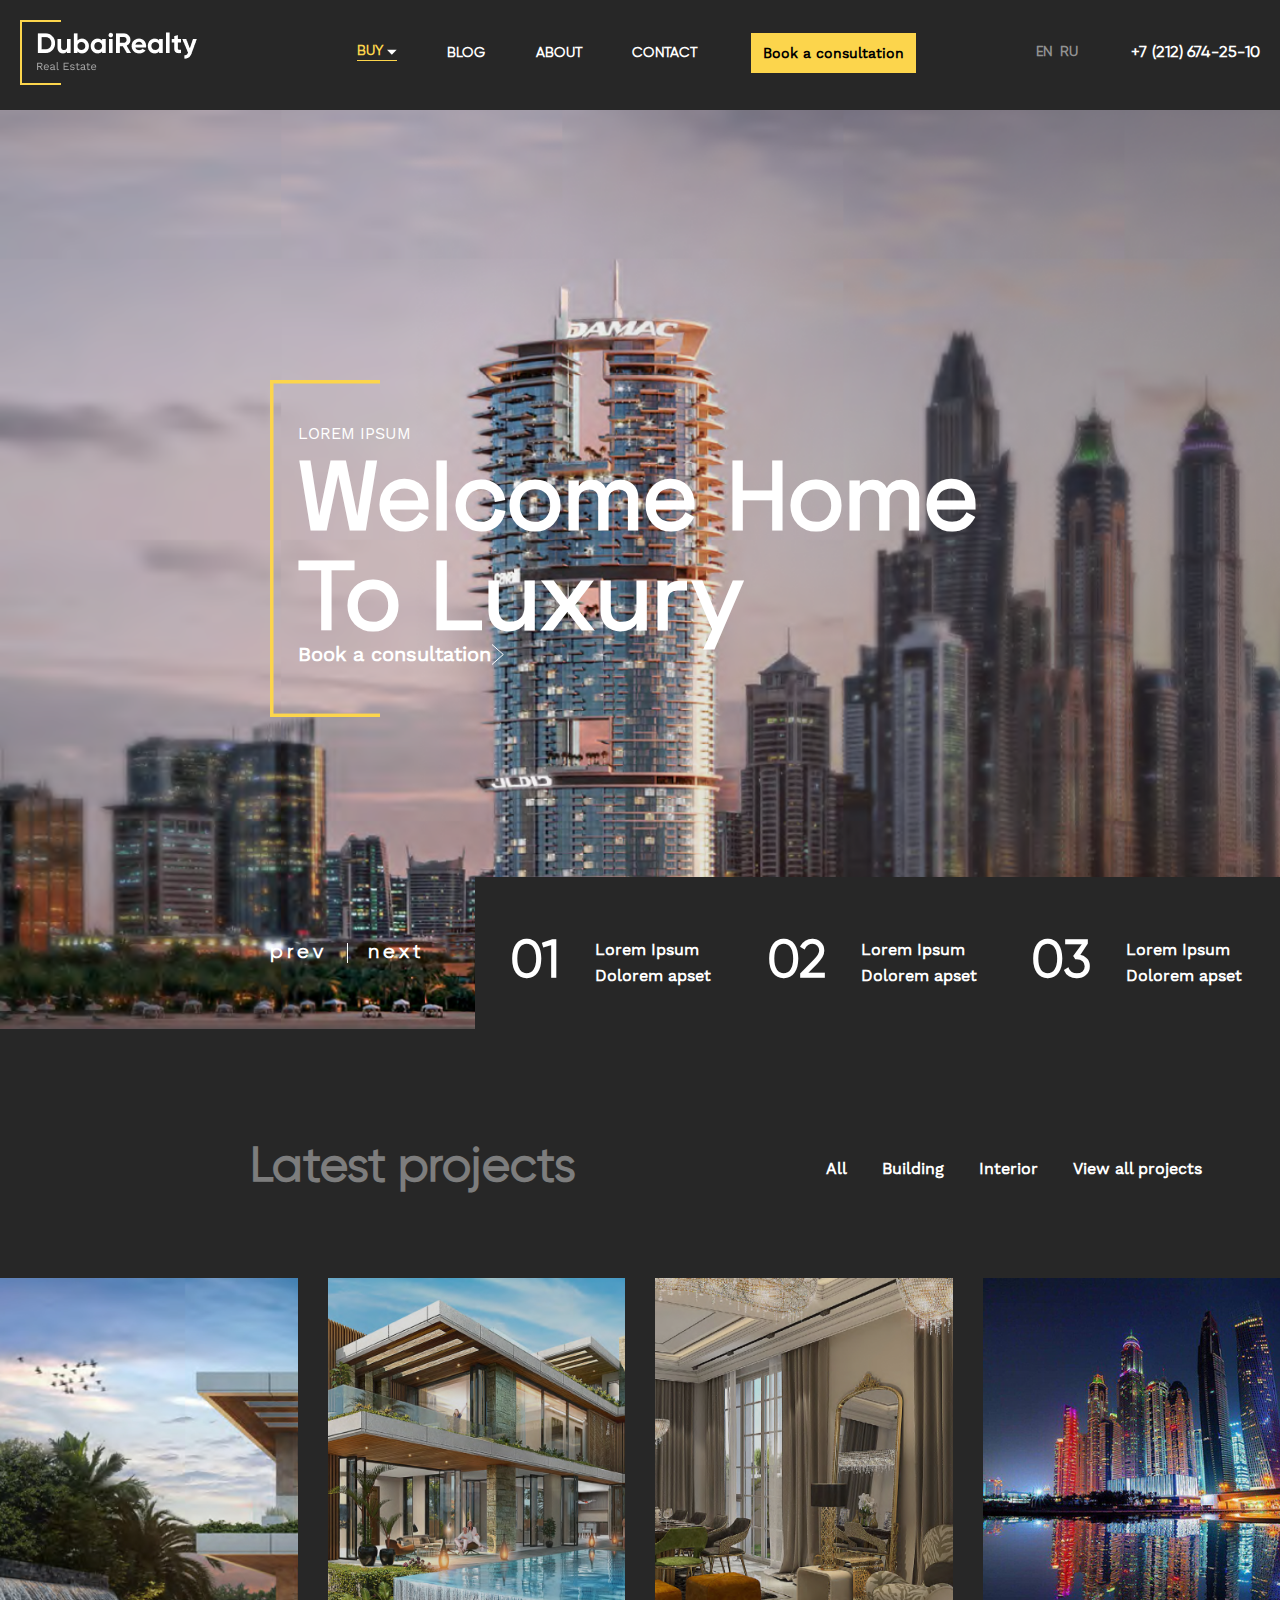
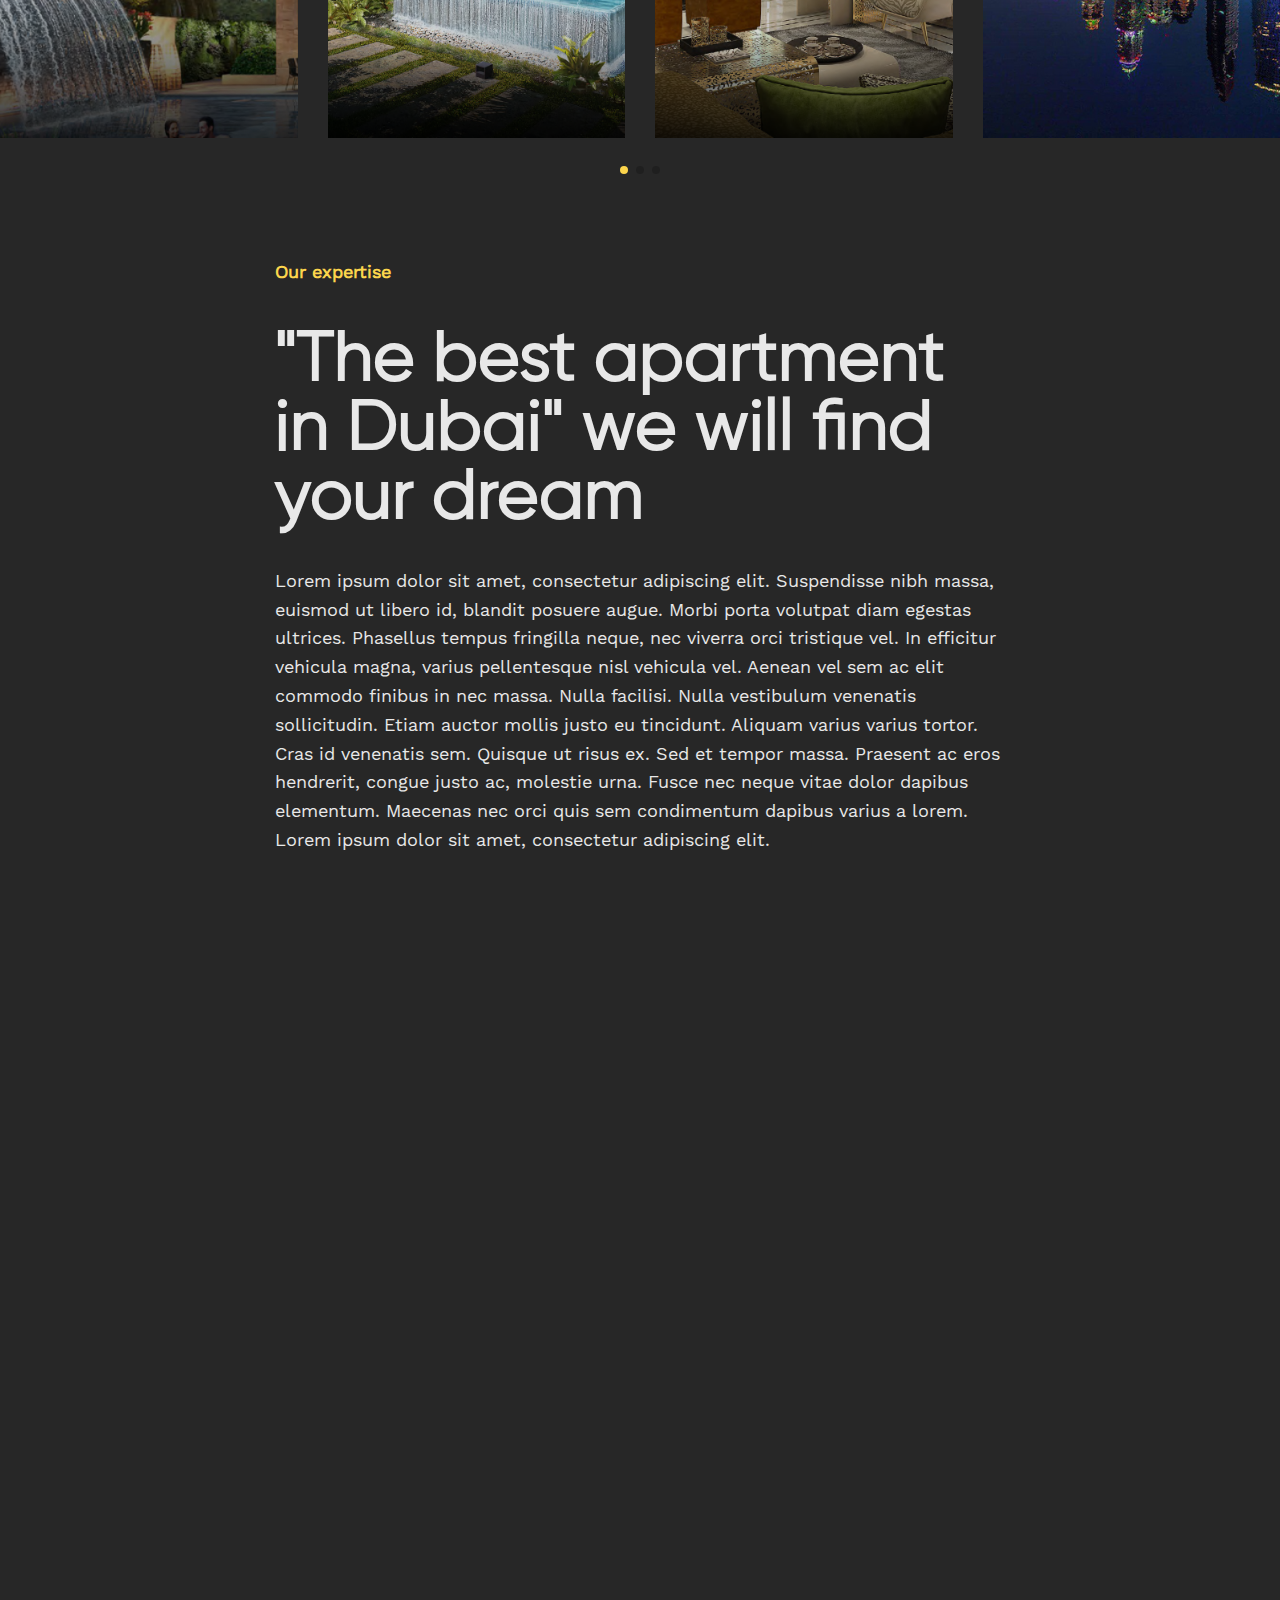
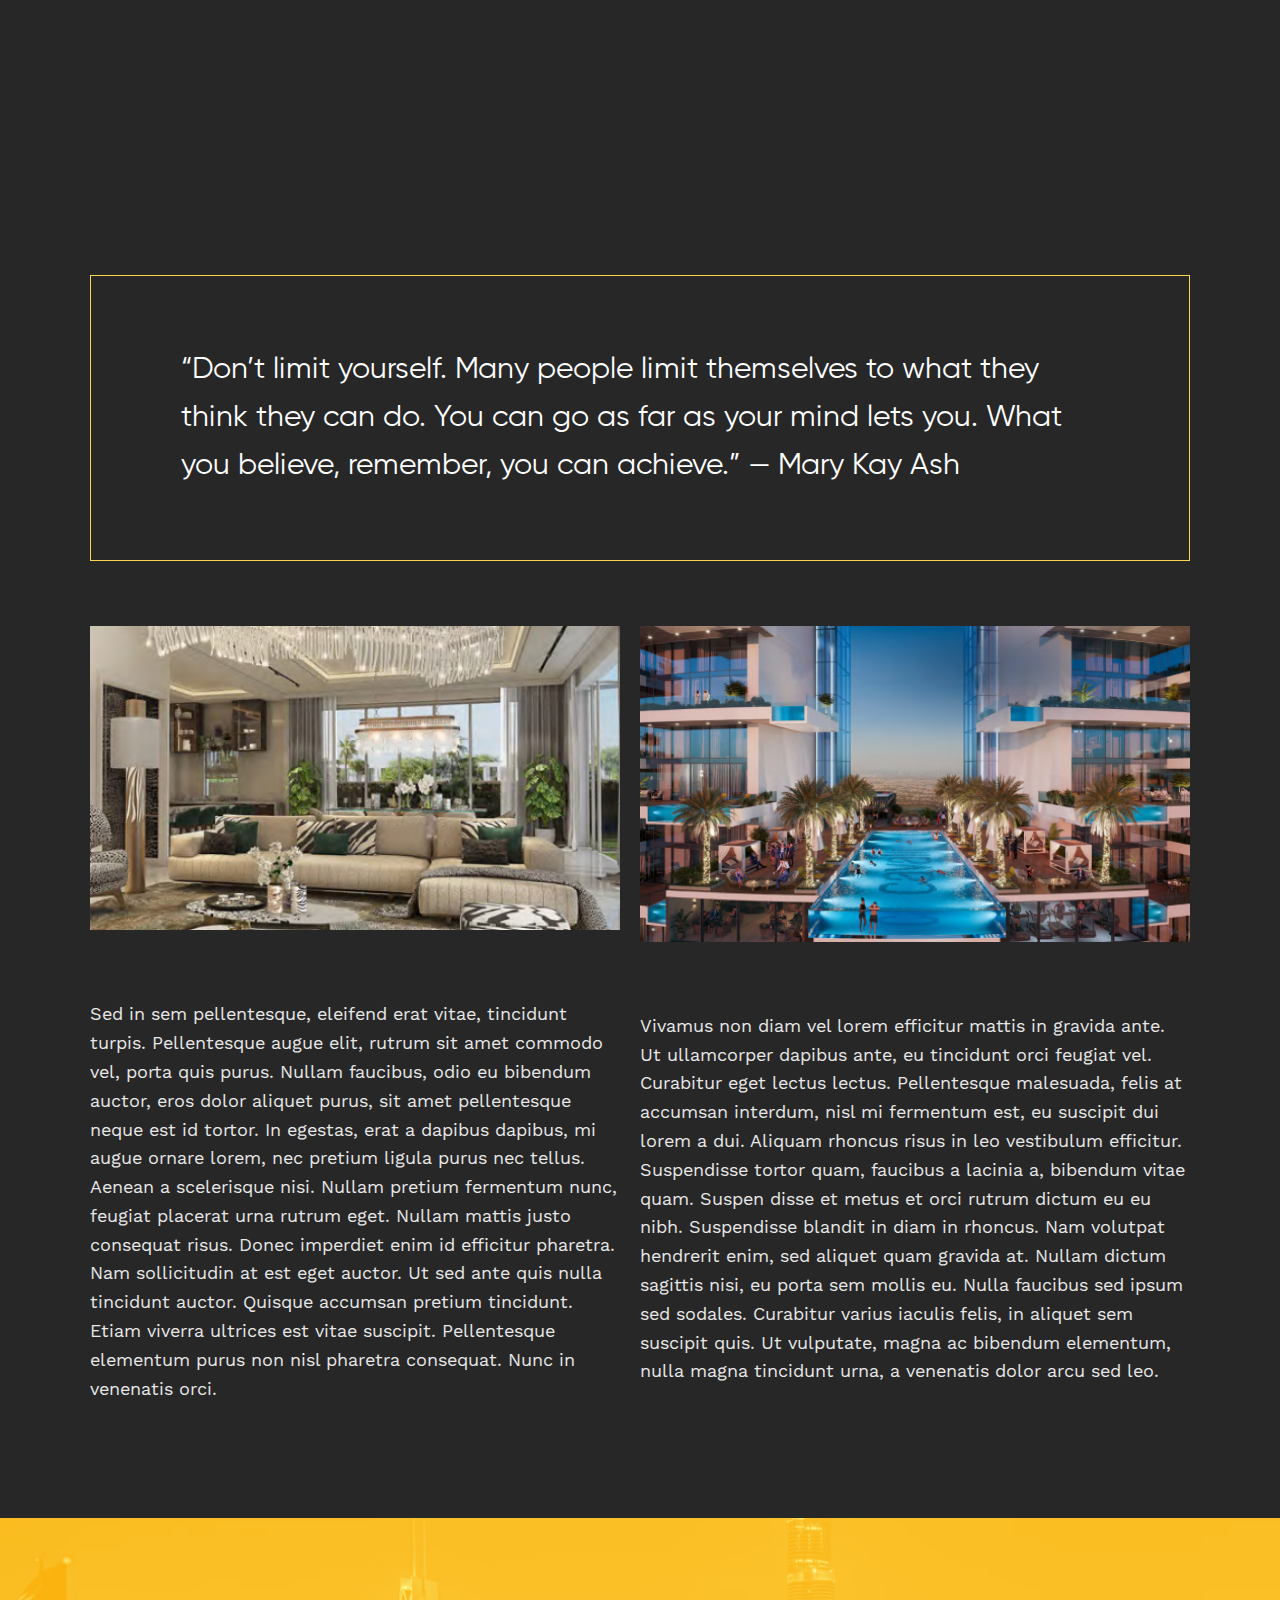
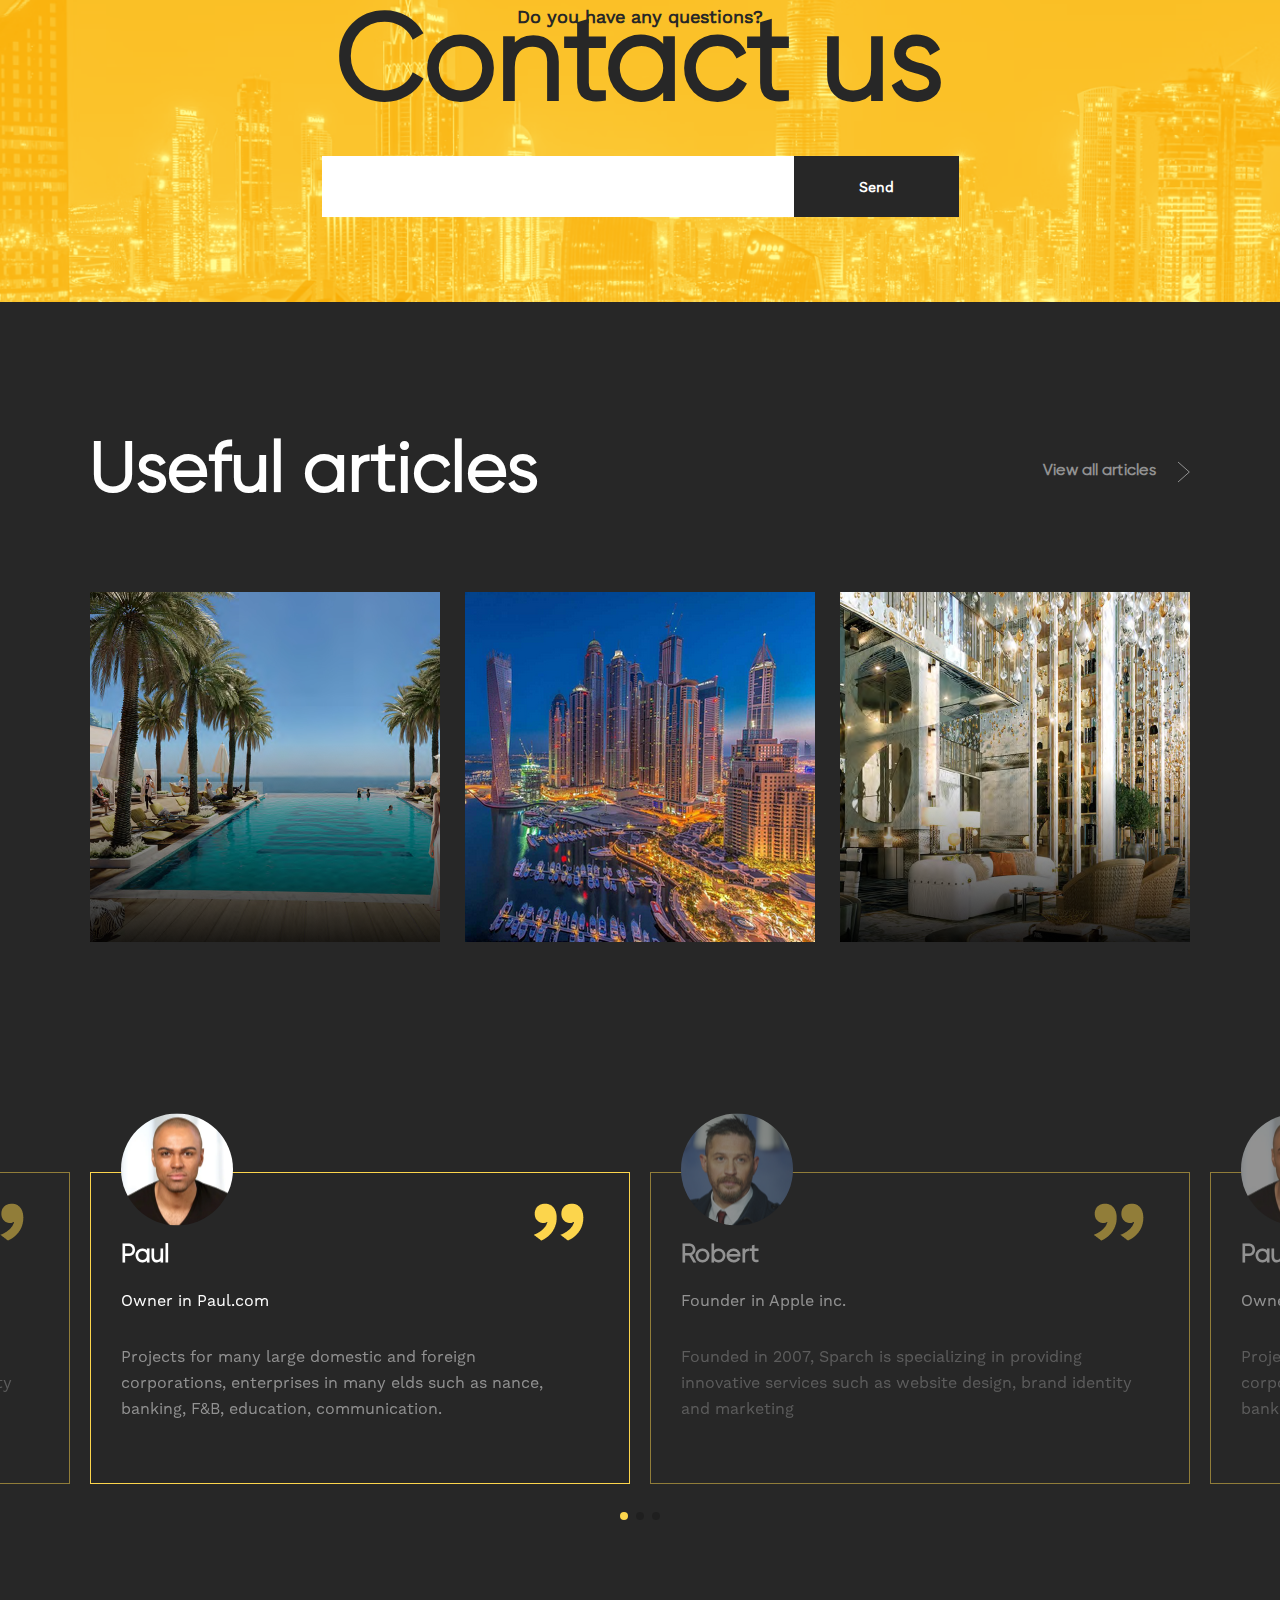
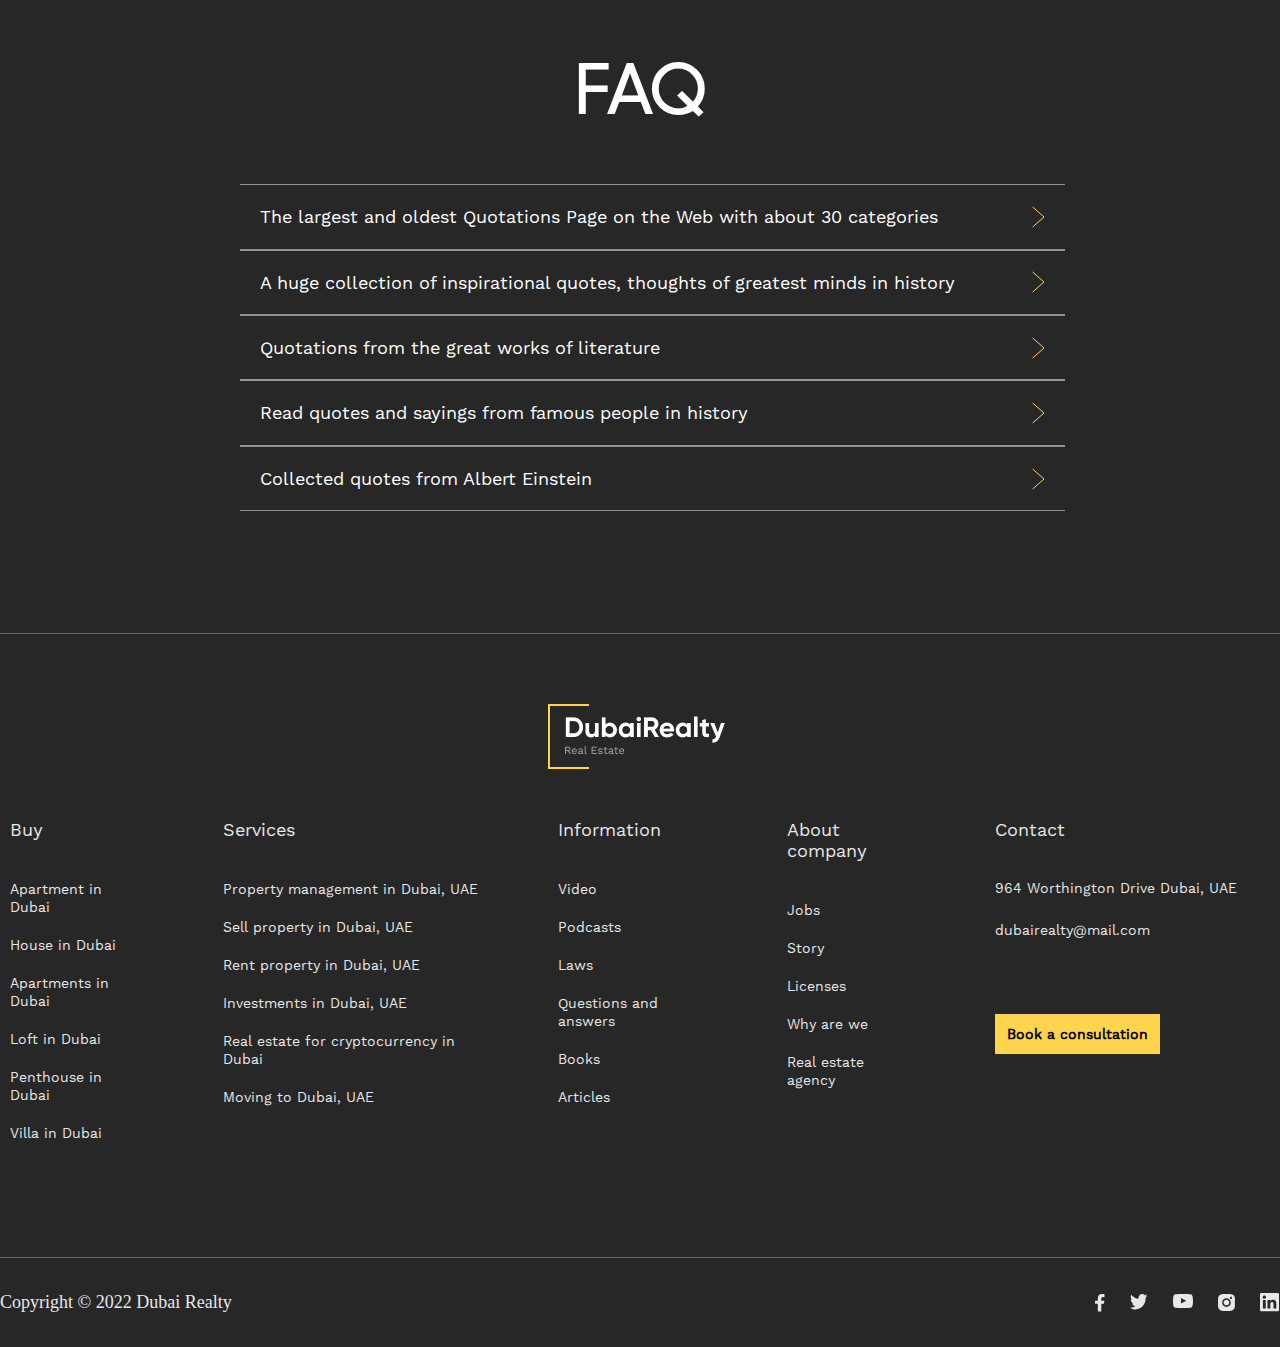
<file: index.html>
<!DOCTYPE html>
<html lang="en">
  <head>
    <meta charset="UTF-8" />
    <meta http-equiv="X-UA-Compatible" content="IE=edge" />
    <meta name="viewport" content="width=device-width, initial-scale=1.0" />
    <title>DubaiRealty</title>
    <link
      rel="stylesheet"
      href="https://cdn.jsdelivr.net/npm/swiper@8/swiper-bundle.min.css"
    />

    <script src="https://cdn.jsdelivr.net/npm/swiper@8/swiper-bundle.min.js"></script>

    <script src="js/main.js" defer></script>
    <link rel="stylesheet" href="styles/main.css" />
  </head>
  <body>
    <header class="header">
      <div class="container">
        <div class="header-body">
          <div class="logo">
            <img class="logo__img" src="styles/img/main/Logo.png" alt="logo" />
          </div>
          <div class="navbar">
            <div class="navbar__select">
              <div class="select__buy">
                buy
                <img src="styles/img/icons/arrow_down.svg" alt="" />
              </div>
              <div class="select-menu">
                <ul class="menu__list">
                  <li><a href="#">Category number one </a></li>
                  <li><a href="#">Apartments in Dubai</a></li>
                  <li><a href="#">Category number twenty five</a></li>
                </ul>
              </div>
            </div>
            <ul class="navBar__list">
              <li><a href="#">blog</a></li>
              <li><a href="#">about</a></li>
              <li><a href="#">contact</a></li>
            </ul>
          </div>
          <div class="header-tools">
            <div class="header__btn consultation">Book a consultation</div>
            <div class="header-language">
              <div class="language__en">en</div>
              <div class="language__ru">ru</div>
            </div>
            <div class="header__phone">
              <a class="phone__link" href="tel:+7 (212) 674-25-10"
                >+7 (212) 674-25-10</a
              >
            </div>
          </div>
          <div class="burger__icon">
            <img
              class="burger__img"
              src="styles/img/icons/burger_img.svg"
              alt=""
            />
          </div>
        </div>
      </div>
    </header>
    <section class="welcome">
      <div class="welcome-wrapper">
        <div class="container">
          <div class="welcome-body">
            <div class="welcome-title">
              <div class="welcome__subtitle">Lorem ipsum</div>
              <h1 class="welcome__title">
                Welcome home <span>to</span> luxury
              </h1>
              <a class="consultation" href="#">
                <p class="welcome__text consultation">Book a consultation</p>
                <img
                  class="arrow__img"
                  src="styles/img/icons/arrow_right.svg"
                  alt=""
              /></a>
            </div>
            <div class="welcome-slider">
              <div class="slider-arrows">
                <a href="#" class="arrow__prev">prev</a>
                <div class="arrow__border">
                  <img src="styles/img/icons/line.svg" alt="" />
                </div>
                <a href="#" class="arrow__next">next</a>
              </div>
              <div class="slider-items">
                <div class="slider__item">
                  <div class="item__number">01</div>
                  <div class="item__info">Lorem Ipsum Dolorem apset</div>
                </div>
                <div class="slider__item">
                  <div class="item__number">02</div>
                  <div class="item__info">Lorem Ipsum Dolorem apset</div>
                </div>
                <div class="slider__item">
                  <div class="item__number">03</div>
                  <div class="item__info">Lorem Ipsum Dolorem apset</div>
                </div>
              </div>
            </div>
          </div>
          <div class="slider-items items-mobile">
            <div class="slider__item">
              <div class="item__number">01</div>
              <div class="item__info">Lorem Ipsum Dolorem apset</div>
            </div>
            <div class="slider__item">
              <div class="item__number">02</div>
              <div class="item__info">Lorem Ipsum Dolorem apset</div>
            </div>
            <div class="slider__item">
              <div class="item__number">03</div>
              <div class="item__info">Lorem Ipsum Dolorem apset</div>
            </div>
          </div>
        </div>
      </div>
    </section>
    <section class="projects">
      <div class="projects-wrapper">
        <div class="container">
          <div class="projects-body">
            <div class="projects-title">
              <h4 class="projects__title">Latest projects</h4>
              <div class="projects-links">
                <ul class="projects__list">
                  <li><a href="#">All</a></li>
                  <li><a href="#">Building</a></li>
                  <li><a href="#">Interior</a></li>
                  <li><a class="italic" href="#">View all projects</a></li>
                </ul>
              </div>
            </div>
            <div class="projects-slider swiper">
              <div class="projects-slider-wrapper swiper-wrapper">
                <div class="projects__slide swiper-slide slide_1">
                  <div class="slide-info">
                    <div class="info__title">Villas</div>
                    <p class="info__text">
                      Lorem ipsum dolor sit amet, consectetur adipiscing elit.
                      Consequat molestie integer aliquam consectetur. Faucibus
                      vitae dui massa tellus magna sit.
                    </p>
                    <a class="info__link" href="#"
                      ><p>See project</p>
                      <img
                        class="project__img"
                        src="styles/img/icons/slide_arrow.svg"
                        alt=""
                    /></a>
                  </div>
                </div>
                <div class="projects__slide swiper-slide slide_2">
                  <div class="slide-info">
                    <div class="info__title">Dubai</div>
                    <p class="info__text">
                      Lorem ipsum dolor sit amet, consectetur adipiscing elit.
                      Consequat molestie integer aliquam consectetur. Faucibus
                      vitae dui massa tellus magna sit.
                    </p>
                    <a class="info__link" href="#"
                      ><p>See project</p>
                      <img src="styles/img/icons/slide_arrow.svg" alt=""
                    /></a>
                  </div>
                </div>
                <div class="projects__slide swiper-slide slide_3">
                  <div class="slide-info">
                    <div class="info__title">Houses</div>
                    <p class="info__text">
                      Lorem ipsum dolor sit amet, consectetur adipiscing elit.
                      Consequat molestie integer aliquam consectetur. Faucibus
                      vitae dui massa tellus magna sit.
                    </p>
                    <a class="info__link" href="#"
                      ><p>See project</p>
                      <img src="styles/img/icons/slide_arrow.svg" alt=""
                    /></a>
                  </div>
                </div>
                <div class="projects__slide swiper-slide slide_4">
                  <div class="slide-info">
                    <div class="info__title">Villas</div>
                    <p class="info__text">
                      Lorem ipsum dolor sit amet, consectetur adipiscing elit.
                      Consequat molestie integer aliquam consectetur. Faucibus
                      vitae dui massa tellus magna sit.
                    </p>
                    <a class="info__link" href="#"
                      ><p>See project</p>
                      <img src="styles/img/icons/slide_arrow.svg" alt=""
                    /></a>
                  </div>
                </div>
                <div class="projects__slide swiper-slide slide_1">
                  <div class="slide-info">
                    <div class="info__title">Villas</div>
                    <p class="info__text">
                      Lorem ipsum dolor sit amet, consectetur adipiscing elit.
                      Consequat molestie integer aliquam consectetur. Faucibus
                      vitae dui massa tellus magna sit.
                    </p>
                    <a class="info__link" href="#"
                      ><p>See project</p>
                      <img src="styles/img/icons/slide_arrow.svg" alt=""
                    /></a>
                  </div>
                </div>
                <div class="projects__slide swiper-slide slide_2">
                  <div class="slide-info">
                    <div class="info__title">Dubai</div>
                    <p class="info__text">
                      Lorem ipsum dolor sit amet, consectetur adipiscing elit.
                      Consequat molestie integer aliquam consectetur. Faucibus
                      vitae dui massa tellus magna sit.
                    </p>
                    <a class="info__link" href="#"
                      ><p>See project</p>
                      <img src="styles/img/icons/slide_arrow.svg" alt=""
                    /></a>
                  </div>
                </div>
                <div class="projects__slide swiper-slide slide_3">
                  <div class="slide-info">
                    <div class="info__title">Houses</div>
                    <p class="info__text">
                      Lorem ipsum dolor sit amet, consectetur adipiscing elit.
                      Consequat molestie integer aliquam consectetur. Faucibus
                      vitae dui massa tellus magna sit.
                    </p>
                    <a class="info__link" href="#"
                      ><p>See project</p>
                      <img src="styles/img/icons/slide_arrow.svg" alt=""
                    /></a>
                  </div>
                </div>
                <div class="projects__slide swiper-slide slide_4">
                  <div class="slide-info">
                    <div class="info__title">Villas</div>
                    <p class="info__text">
                      Lorem ipsum dolor sit amet, consectetur adipiscing elit.
                      Consequat molestie integer aliquam consectetur. Faucibus
                      vitae dui massa tellus magna sit.
                    </p>
                    <a class="info__link" href="#"
                      ><p>See project</p>
                      <img src="styles/img/icons/slide_arrow.svg" alt=""
                    /></a>
                  </div>
                </div>
                <div class="projects__slide swiper-slide slide_1">
                  <div class="slide-info">
                    <div class="info__title">Villas</div>
                    <p class="info__text">
                      Lorem ipsum dolor sit amet, consectetur adipiscing elit.
                      Consequat molestie integer aliquam consectetur. Faucibus
                      vitae dui massa tellus magna sit.
                    </p>
                    <a class="info__link" href="#"
                      ><p>See project</p>
                      <img src="styles/img/icons/slide_arrow.svg" alt=""
                    /></a>
                  </div>
                </div>
                <div class="projects__slide swiper-slide slide_2">
                  <div class="slide-info">
                    <div class="info__title">Dubai</div>
                    <p class="info__text">
                      Lorem ipsum dolor sit amet, consectetur adipiscing elit.
                      Consequat molestie integer aliquam consectetur. Faucibus
                      vitae dui massa tellus magna sit.
                    </p>
                    <a class="info__link" href="#"
                      ><p>See project</p>
                      <img src="styles/img/icons/slide_arrow.svg" alt=""
                    /></a>
                  </div>
                </div>
                <div class="projects__slide swiper-slide slide_3">
                  <div class="slide-info">
                    <div class="info__title">Houses</div>
                    <p class="info__text">
                      Lorem ipsum dolor sit amet, consectetur adipiscing elit.
                      Consequat molestie integer aliquam consectetur. Faucibus
                      vitae dui massa tellus magna sit.
                    </p>
                    <a class="info__link" href="#"
                      ><p>See project</p>
                      <img src="styles/img/icons/slide_arrow.svg" alt=""
                    /></a>
                  </div>
                </div>
                <div class="projects__slide swiper-slide slide_4">
                  <div class="slide-info">
                    <div class="info__title">Villas</div>
                    <p class="info__text">
                      Lorem ipsum dolor sit amet, consectetur adipiscing elit.
                      Consequat molestie integer aliquam consectetur. Faucibus
                      vitae dui massa tellus magna sit.
                    </p>
                    <a class="info__link" href="#"
                      ><p>See project</p>
                      <img src="styles/img/icons/slide_arrow.svg" alt=""
                    /></a>
                  </div>
                </div>
              </div>
              <div class="swiper-pagination"></div>
            </div>
            <div class="project-expertise">
              <div class="expertise__body">
                <p class="expertise__link">Our expertise</p>
                <h2 class="expertise__title">
                  "The best apartment in Dubai" we will find your dream
                </h2>
                <p class="expertise__text">
                  Lorem ipsum dolor sit amet, consectetur adipiscing elit.
                  Suspendisse nibh massa, euismod ut libero id, blandit posuere
                  augue. Morbi porta volutpat diam egestas ultrices. Phasellus
                  tempus fringilla neque, nec viverra orci tristique vel. In
                  efficitur vehicula magna, varius pellentesque nisl vehicula
                  vel. Aenean vel sem ac elit commodo finibus in nec massa.
                  Nulla facilisi. Nulla vestibulum venenatis sollicitudin. Etiam
                  auctor mollis justo eu tincidunt. Aliquam varius varius
                  tortor. Cras id venenatis sem. Quisque ut risus ex. Sed et
                  tempor massa. Praesent ac eros hendrerit, congue justo ac,
                  molestie urna. Fusce nec neque vitae dolor dapibus elementum.
                  Maecenas nec orci quis sem condimentum dapibus varius a lorem.
                  Lorem ipsum dolor sit amet, consectetur adipiscing elit.
                </p>
              </div>
            </div>
          </div>
        </div>
      </div>
    </section>
    <section class="video">
      <div class="container">
        <div class="video-body">
          <iframe
            src="https://vk.com/video_ext.php?oid=-120517385&id=456239017&hash=943bb7691dc7667b&hd=2"
            width="auto"
            height="auto"
            allow="autoplay; encrypted-media; fullscreen; picture-in-picture;"
            frameborder="0"
            allowfullscreen
          ></iframe>
        </div>
      </div>
    </section>
    <section class="achieve">
      <div class="container">
        <div class="achieve-body">
          <div class="achieve__quote">
            “Don’t limit yourself. Many people limit themselves to what they
            think they can do. You can go as far as your mind lets you. What you
            believe, remember, you can achieve.” — Mary Kay Ash
          </div>
          <div class="achieve-description">
            <div class="description__left">
              <div class="description__img">
                <img
                  class="achieve__img"
                  src="styles/img/main/achieve_1.png"
                  alt=""
                />
              </div>
              <div class="description__text">
                Sed in sem pellentesque, eleifend erat vitae, tincidunt turpis.
                Pellentesque augue elit, rutrum sit amet commodo vel, porta quis
                purus. Nullam faucibus, odio eu bibendum auctor, eros dolor
                aliquet purus, sit amet pellentesque neque est id tortor. In
                egestas, erat a dapibus dapibus, mi augue ornare lorem, nec
                pretium ligula purus nec tellus. Aenean a scelerisque nisi.
                Nullam pretium fermentum nunc, feugiat placerat urna rutrum
                eget. Nullam mattis justo consequat risus. Donec imperdiet enim
                id efficitur pharetra. Nam sollicitudin at est eget auctor. Ut
                sed ante quis nulla tincidunt auctor. Quisque accumsan pretium
                tincidunt. Etiam viverra ultrices est vitae suscipit.
                Pellentesque elementum purus non nisl pharetra consequat. Nunc
                in venenatis orci.
              </div>
            </div>
            <div class="description__right">
              <div class="description__img">
                <img
                  class="achieve__img"
                  src="styles/img/main/achieve_2.png"
                  alt=""
                />
              </div>
              <div class="description__text">
                Vivamus non diam vel lorem efficitur mattis in gravida ante. Ut
                ullamcorper dapibus ante, eu tincidunt orci feugiat vel.
                Curabitur eget lectus lectus. Pellentesque malesuada, felis at
                accumsan interdum, nisl mi fermentum est, eu suscipit dui lorem
                a dui. Aliquam rhoncus risus in leo vestibulum efficitur.
                Suspendisse tortor quam, faucibus a lacinia a, bibendum vitae
                quam. Suspen disse et metus et orci rutrum dictum eu eu nibh.
                Suspendisse blandit in diam in rhoncus. Nam volutpat hendrerit
                enim, sed aliquet quam gravida at. Nullam dictum sagittis nisi,
                eu porta sem mollis eu. Nulla faucibus sed ipsum sed sodales.
                Curabitur varius iaculis felis, in aliquet sem suscipit quis. Ut
                vulputate, magna ac bibendum elementum, nulla magna tincidunt
                urna, a venenatis dolor arcu sed leo.
              </div>
            </div>
          </div>
        </div>
      </div>
    </section>
    <section class="contact">
      <div class="container">
        <div class="contact-body">
          <p class="contact__text">Do you have any questions?</p>
          <h2 class="contact__title">Contact us</h2>
          <form action="#" class="contact-form">
            <input class="form__input" type="text" />
            <button class="form__btn">Send</button>
          </form>
        </div>
      </div>
    </section>
    <section class="articles">
      <div class="articles-wrapper">
        <div class="articles-container">
          <div class="articles-body">
            <div class="articles-title">
              <h2 class="title__title">Useful articles</h2>
              <a class="articles__link" href="#"
                >View all articles
                <img src="styles/img/icons/article_arrow.svg" alt=""
              /></a>
            </div>
            <div class="articles-images">
              <div class="article__image image__first">
                <div class="article-info">
                  <p class="image__date">Jule 03, 2022</p>
                  <h5 class="image__title">Discover Architecture</h5>
                  <p class="image__text">
                    Projects for many large domestic and foreign corporations,
                    enterprises in many elds such
                  </p>
                  <a href="#" class="image__link"
                    >Learn more
                    <img src="styles/img/icons/image_arrow.svg" alt=""
                  /></a>
                </div>
              </div>
              <div class="article__image image__second">
                <div class="article-info">
                  <p class="image__date">Jule 03, 2022</p>
                  <h5 class="image__title">Discover Architecture</h5>
                  <p class="image__text">
                    Projects for many large domestic and foreign corporations,
                    enterprises in many elds such
                  </p>
                  <a href="#" class="image__link"
                    >Learn more
                    <img src="styles/img/icons/image_arrow.svg" alt=""
                  /></a>
                </div>
              </div>
              <div class="article__image image__third">
                <div class="article-info">
                  <p class="image__date">Jule 03, 2022</p>
                  <h5 class="image__title">Discover Architecture</h5>
                  <p class="image__text">
                    Projects for many large domestic and foreign corporations,
                    enterprises in many elds such
                  </p>
                  <a href="#" class="image__link"
                    >Learn more
                    <img src="styles/img/icons/image_arrow.svg" alt=""
                  /></a>
                </div>
              </div>
            </div>
          </div>
        </div>
      </div>
    </section>
    <section class="feedback">
      <div class="feedback-wrapper">
        <div class="feedback-slider swiper">
          <div class="feedback-slider-wrapper swiper-wrapper">
            <div class="swiper-slide feedback-slide">
              <div class="feedback-slide__top">
                <div class="founder__image">
                  <img
                    class="img__img"
                    src="styles/img/main/founder_1.png"
                    alt=""
                  />
                </div>
                <div class="comma__image">
                  <img src="styles/img/main/commas.png" alt="" />
                </div>
              </div>
              <h5 class="feedback__name">Paul</h5>
              <p class="feedback__description">Owner in Paul.com</p>
              <p class="feedback__text">
                Projects for many large domestic and foreign corporations,
                enterprises in many elds such as nance, banking, F&B, education,
                communication.
              </p>
            </div>
            <div class="feedback-slide swiper-slide">
              <div class="feedback-slide__top">
                <div class="founder__image">
                  <img
                    class="img__img"
                    src="styles/img/main/founder_2.png"
                    alt=""
                  />
                </div>
                <div class="comma__image">
                  <img src="styles/img/main/commas.png" alt="" />
                </div>
              </div>
              <h5 class="feedback__name">Robert</h5>
              <p class="feedback__description">Founder in Apple inc.</p>
              <p class="feedback__text">
                Founded in 2007, Sparch is specializing in providing innovative
                services such as website design, brand identity and marketing
              </p>
            </div>
            <div class="feedback-slide swiper-slide">
              <div class="feedback-slide__top">
                <div class="founder__image">
                  <img
                    class="img__img"
                    src="styles/img/main/founder_1.png"
                    alt=""
                  />
                </div>
                <div class="comma__image">
                  <img src="styles/img/main/commas.png" alt="" />
                </div>
              </div>
              <h5 class="feedback__name">Paul</h5>
              <p class="feedback__description">Owner in Paul.com</p>
              <p class="feedback__text">
                Projects for many large domestic and foreign corporations,
                enterprises in many elds such as nance, banking, F&B, education,
                communication.
              </p>
            </div>
            <div class="feedback-slide swiper-slide">
              <div class="feedback-slide__top">
                <div class="founder__image">
                  <img
                    class="img__img"
                    src="styles/img/main/founder_2.png"
                    alt=""
                  />
                </div>
                <div class="comma__image">
                  <img src="styles/img/main/commas.png" alt="" />
                </div>
              </div>
              <h5 class="feedback__name">Robert</h5>
              <p class="feedback__description">Founder in Apple inc.</p>
              <p class="feedback__text">
                Founded in 2007, Sparch is specializing in providing innovative
                services such as website design, brand identity and marketing
              </p>
            </div>
            <div class="feedback-slide swiper-slide">
              <div class="feedback-slide__top">
                <div class="founder__image">
                  <img
                    class="img__img"
                    src="styles/img/main/founder_1.png"
                    alt=""
                  />
                </div>
                <div class="comma__image">
                  <img src="styles/img/main/commas.png" alt="" />
                </div>
              </div>
              <h5 class="feedback__name">Paul</h5>
              <p class="feedback__description">Owner in Paul.com</p>
              <p class="feedback__text">
                Projects for many large domestic and foreign corporations,
                enterprises in many elds such as nance, banking, F&B, education,
                communication.
              </p>
            </div>
            <div class="feedback-slide swiper-slide">
              <div class="feedback-slide__top">
                <div class="founder__image">
                  <img
                    class="img__img"
                    src="styles/img/main/founder_2.png"
                    alt=""
                  />
                </div>
                <div class="comma__image">
                  <img src="styles/img/main/commas.png" alt="" />
                </div>
              </div>
              <h5 class="feedback__name">Robert</h5>
              <p class="feedback__description">Founder in Apple inc.</p>
              <p class="feedback__text">
                Founded in 2007, Sparch is specializing in providing innovative
                services such as website design, brand identity and marketing
              </p>
            </div>
          </div>
          <div class="swiper-pagination"></div>
        </div>
      </div>
    </section>
    <section class="faq">
      <div class="container">
        <div class="faq-body">
          <h2 class="title__title">FAQ</h2>
          <div class="accardeon">
            <div class="accardeon-content">
              <div class="accordeon-item">
                <div class="accordeon-title">
                  <h5 class="item__title">
                    The largest and oldest Quotations Page on the Web with about
                    30 categories
                  </h5>
                  <div class="item__image">
                    <img
                      class="acc__img"
                      src="styles/img/icons/acc_arrow_right.svg"
                      alt=""
                    />
                  </div>
                </div>
                <p class="item__text">
                  Sed in sem pellentesque, eleifend erat vitae, tincidunt
                  turpis. Pellentesque augue elit, rutrum sit amet commodo vel,
                  porta quis purus. Nullam faucibus, odio eu bibendum auctor,
                  eros dolor aliquet purus, sit amet pellentesque neque est id
                  tortor. In egestas, erat a dapibus dapibus, mi augue ornare
                  lorem, nec pretium ligula purus nec tellus. Aenean a
                  scelerisque nisi. Nullam pretium fermentum nunc, feugiat
                  placerat urna rutrum eget. Nullam mattis justo consequat
                  risus. Donec imperdiet enim id efficitur pharetra. Nam
                  sollicitudin at est eget auctor. Ut sed ante quis nulla
                  tincidunt auctor. Quisque accumsan pretium tincidunt. Etiam
                  viverra ultrices est vitae suscipit. Pellentesque elementum
                  purus non nisl pharetra consequat. Nunc in venenatis orci.
                </p>
              </div>
              <div class="accordeon-item">
                <div class="accordeon-title">
                  <h5 class="item__title">
                    A huge collection of inspirational quotes, thoughts of
                    greatest minds in history
                  </h5>
                  <div class="item__image">
                    <img
                      class="acc__img"
                      src="styles/img/icons/acc_arrow_right.svg"
                      alt=""
                    />
                  </div>
                </div>
                <p class="item__text">
                  Lorem ipsum dolor sit amet consectetur, adipisicing elit.
                  Labore aspernatur explicabo quia, optio tempore nemo iste sed
                  omnis dolores consectetur!
                </p>
              </div>
              <div class="accordeon-item">
                <div class="accordeon-title">
                  <h5 class="item__title">
                    Quotations from the great works of literature
                  </h5>
                  <div class="item__image">
                    <img
                      class="acc__img"
                      src="styles/img/icons/acc_arrow_right.svg"
                      alt=""
                    />
                  </div>
                </div>
                <p class="item__text">
                  Lorem ipsum dolor sit amet consectetur adipisicing elit.
                  Officiis nisi voluptate consequuntur voluptates nulla error,
                  quia eius nihil consectetur facilis alias atque a sapiente,
                  quisquam modi cum. Delectus, architecto amet?
                </p>
              </div>
              <div class="accordeon-item">
                <div class="accordeon-title">
                  <h5 class="item__title">
                    Read quotes and sayings from famous people in history
                  </h5>
                  <div class="item__image">
                    <img
                      class="acc__img"
                      src="styles/img/icons/acc_arrow_right.svg"
                      alt=""
                    />
                  </div>
                </div>
                <p class="item__text">
                  Lorem ipsum, dolor sit amet consectetur adipisicing elit.
                  Asperiores doloribus unde maxime sequi temporibus nihil saepe
                  autem similique mollitia aspernatur?
                </p>
              </div>
              <div class="accordeon-item">
                <div class="accordeon-title">
                  <h5 class="item__title">
                    Collected quotes from Albert Einstein
                  </h5>
                  <div class="item__image">
                    <img
                      class="acc__img"
                      src="styles/img/icons/acc_arrow_right.svg"
                      alt=""
                    />
                  </div>
                </div>
                <p class="item__text">
                  Lorem ipsum dolor sit amet consectetur adipisicing elit.
                  Animi, asperiores ea. Debitis rem quibusdam voluptas!
                </p>
              </div>
            </div>
          </div>
        </div>
      </div>
    </section>
    <footer>
      <div class="footer-wrapper">
        <div class="container">
          <div class="footer-body">
            <div class="footer-top">
              <div class="footer-logo">
                <img src="styles/img/main/Logo.png" alt="" />
              </div>
              <div class="footer-info">
                <div class="footer-column">
                  <div class="column__title">Buy</div>
                  <ul class="column__list">
                    <li>
                      <a class="column__text" href="#">Apartment in Dubai</a>
                    </li>
                    <li><a class="column__text" href="#">House in Dubai</a></li>
                    <li>
                      <a class="column__text" href="#">Apartments in Dubai</a>
                    </li>
                    <li><a class="column__text" href="#">Loft in Dubai</a></li>
                    <li>
                      <a class="column__text" href="#">Penthouse in Dubai</a>
                    </li>
                    <li><a class="column__text" href="#">Villa in Dubai</a></li>
                  </ul>
                </div>
                <div class="footer-column">
                  <div class="column__title">Services</div>
                  <ul class="column__list">
                    <li>
                      <a class="column__text" href="#"
                        >Property management in Dubai, UAE</a
                      >
                    </li>
                    <li>
                      <a class="column__text" href="#"
                        >Sell ​​property in Dubai, UAE</a
                      >
                    </li>
                    <li>
                      <a class="column__text" href="#"
                        >Rent property in Dubai, UAE</a
                      >
                    </li>
                    <li>
                      <a class="column__text" href="#"
                        >Investments in Dubai, UAE</a
                      >
                    </li>
                    <li>
                      <a class="column__text" href="#"
                        >Real estate for cryptocurrency in Dubai</a
                      >
                    </li>
                    <li>
                      <a class="column__text" href="#">Moving to Dubai, UAE</a>
                    </li>
                  </ul>
                </div>
                <div class="footer-column">
                  <div class="column__title">Information</div>
                  <ul class="column__list">
                    <li><a class="column__text" href="#">Video</a></li>
                    <li><a class="column__text" href="#">Podcasts</a></li>
                    <li><a class="column__text" href="#">Laws</a></li>
                    <li>
                      <a class="column__text" href="#">Questions and answers</a>
                    </li>
                    <li><a class="column__text" href="#">Books</a></li>
                    <li><a class="column__text" href="#">Articles</a></li>
                  </ul>
                </div>
                <div class="footer-column">
                  <div class="column__title">About company</div>
                  <ul class="column__list">
                    <li><a class="column__text" href="#">Jobs </a></li>
                    <li><a class="column__text" href="#">Story</a></li>
                    <li><a class="column__text" href="#">Licenses</a></li>
                    <li><a class="column__text" href="#">Why are we</a></li>
                    <li>
                      <a class="column__text" href="#">Real estate agency</a>
                    </li>
                  </ul>
                </div>
                <div class="footer-column last-column">
                  <div class="column__title">Contact</div>
                  <p class="last-column__text">
                    964 Worthington Drive Dubai, UAE
                  </p>
                  <p class="last-column__text">dubairealty@mail.com</p>
                  <div class="header__btn footer__btn consultation">
                    Book a consultation
                  </div>
                </div>
              </div>
            </div>
            <div class="footer-info-mobile">
              <div class="footer-accardeon">
                <div class="footer-accardeon-content">
                  <div class="accordeon-item">
                    <div class="footer-accordeon-title">
                      <h5 class="item__title">Buy</h5>
                      <div class="item__image">
                        <img
                          class="acc__img"
                          src="styles/img/icons/footer_arrow.svg"
                          alt=""
                        />
                      </div>
                    </div>
                    <div class="item__text">
                      <ul class="column__list">
                        <li>
                          <a class="column__text" href="#"
                            >Apartment in Dubai</a
                          >
                        </li>
                        <li>
                          <a class="column__text" href="#">House in Dubai</a>
                        </li>
                        <li>
                          <a class="column__text" href="#"
                            >Apartments in Dubai</a
                          >
                        </li>
                        <li>
                          <a class="column__text" href="#">Loft in Dubai</a>
                        </li>
                        <li>
                          <a class="column__text" href="#"
                            >Penthouse in Dubai</a
                          >
                        </li>
                        <li>
                          <a class="column__text" href="#">Villa in Dubai</a>
                        </li>
                      </ul>
                    </div>
                  </div>
                  <div class="accordeon-item">
                    <div class="footer-accordeon-title">
                      <h5 class="item__title">Services</h5>
                      <div class="item__image">
                        <img
                          class="acc__img"
                          src="styles/img/icons/footer_arrow.svg"
                          alt=""
                        />
                      </div>
                    </div>
                    <div class="item__text">
                      <ul class="column__list">
                        <li>
                          <a class="column__text" href="#"
                            >Property management in Dubai, UAE</a
                          >
                        </li>
                        <li>
                          <a class="column__text" href="#"
                            >Sell ​​property in Dubai, UAE</a
                          >
                        </li>
                        <li>
                          <a class="column__text" href="#"
                            >Rent property in Dubai, UAE</a
                          >
                        </li>
                        <li>
                          <a class="column__text" href="#"
                            >Investments in Dubai, UAE</a
                          >
                        </li>
                        <li>
                          <a class="column__text" href="#"
                            >Real estate for cryptocurrency in Dubai</a
                          >
                        </li>
                        <li>
                          <a class="column__text" href="#"
                            >Moving to Dubai, UAE</a
                          >
                        </li>
                      </ul>
                    </div>
                  </div>
                  <div class="accordeon-item">
                    <div class="footer-accordeon-title">
                      <h5 class="item__title">Information</h5>
                      <div class="item__image">
                        <img
                          class="acc__img"
                          src="styles/img/icons/footer_arrow.svg"
                          alt=""
                        />
                      </div>
                    </div>
                    <div class="item__text">
                      <ul class="column__list">
                        <li><a class="column__text" href="#">Video</a></li>
                        <li><a class="column__text" href="#">Podcasts</a></li>
                        <li><a class="column__text" href="#">Laws</a></li>
                        <li>
                          <a class="column__text" href="#"
                            >Questions and answers</a
                          >
                        </li>
                        <li><a class="column__text" href="#">Books</a></li>
                        <li><a class="column__text" href="#">Articles</a></li>
                      </ul>
                    </div>
                  </div>
                  <div class="accordeon-item">
                    <div class="footer-accordeon-title">
                      <h5 class="item__title">About company</h5>
                      <div class="item__image">
                        <img
                          class="acc__img"
                          src="styles/img/icons/footer_arrow.svg"
                          alt=""
                        />
                      </div>
                    </div>
                    <div class="item__text">
                      <ul class="column__list">
                        <li><a class="column__text" href="#">Jobs </a></li>
                        <li><a class="column__text" href="#">Story</a></li>
                        <li><a class="column__text" href="#">Licenses</a></li>
                        <li><a class="column__text" href="#">Why are we</a></li>
                        <li>
                          <a class="column__text" href="#"
                            >Real estate agency</a
                          >
                        </li>
                      </ul>
                    </div>
                  </div>
                </div>
              </div>
              <div class="footer-contacts">
                <div class="footer-column">
                  <div class="column__title">Contact</div>
                  <p class="last-column__text">
                    964 Worthington Drive Dubai, UAE
                  </p>
                  <p class="last-column__text">dubairealty@mail.com</p>
                </div>
                <div class="footer-column column__right">
                  <div class="header__btn footer__btn consultation">
                    Book a consultation
                  </div>
                </div>
              </div>
            </div>
            <div class="footer-bottom">
              <div class="bottom-left">
                <p class="footer__text">Copyright © 2022 Dubai Realty</p>
              </div>
              <div class="bottom-right">
                <a href="#"><img src="styles/img/icons/fb.svg" alt="" /></a>
                <a href="#"
                  ><img src="styles/img/icons/twitter.svg" alt=""
                /></a>
                <a href="#"
                  ><img src="styles/img/icons/youtube.svg" alt=""
                /></a>
                <a href="#"
                  ><img src="styles/img/icons/instagram.svg" alt=""
                /></a>
                <a href="#"><img src="styles/img/icons/linked.svg" alt="" /></a>
              </div>
            </div>
          </div>
        </div>
      </div>
    </footer>
    <section class="burger">
      <div class="burger-wrapper">
        <div class="container">
          <div class="burger-body">
            <header class="header">
              <div class="container">
                <div class="header-body">
                  <div class="logo">
                    <img
                      class="logo__img"
                      src="styles/img/main/Logo.png"
                      alt="logo"
                    />
                  </div>
                  <div class="navbar">
                    <div class="navbar__select">
                      <div class="select__buy">
                        buy
                        <img src="styles/img/icons/arrow_down.svg" alt="" />
                      </div>
                      <div class="select-menu">
                        <ul class="menu__list">
                          <li><a href="#">Category number one </a></li>
                          <li><a href="#">Apartments in Dubai</a></li>
                          <li><a href="#">Category number twenty five</a></li>
                        </ul>
                      </div>
                    </div>
                    <ul class="navBar__list">
                      <li><a href="#">blog</a></li>
                      <li><a href="#">about</a></li>
                      <li><a href="#">contact</a></li>
                    </ul>
                  </div>
                  <div class="header-tools">
                    <div class="header__btn consultation">
                      Book a consultation
                    </div>
                    <div class="header-language">
                      <div class="language__en">en</div>
                      <div class="language__ru">ru</div>
                    </div>
                    <div class="header__phone">
                      <a class="phone__link" href="tel:+7 (212) 674-25-10"
                        >+7 (212) 674-25-10</a
                      >
                    </div>
                  </div>
                  <div class="burger__cross">
                    <img
                      class="cross__img"
                      src="styles/img/icons/burger_cross.svg"
                      alt=""
                    />
                  </div>
                </div>
              </div>
            </header>
            <div class="burger-menu">
              <div class="burger-navbar">
                <div class="burger-select">
                  <div class="burger__select">
                    buy

                    <img src="styles/img/icons/arrow_down.svg" alt="" />
                  </div>
                  <div class="burger-select-menu">
                    <ul class="burger-menu__list">
                      <li><a href="#">Category number one </a></li>
                      <li><a href="#">Apartments in Dubai</a></li>
                      <li><a href="#">Category number twenty five</a></li>
                    </ul>
                  </div>
                </div>
                <ul class="navBar__list burger__list">
                  <li><a href="#">blog</a></li>
                  <li><a href="#">about</a></li>
                  <li><a href="#">contact</a></li>
                </ul>
                <div class="burger-bottom">
                  <div class="burger__line"></div>
                  <div class="header__btn burger__btn consultation">
                    Book a consultation
                  </div>
                  <div class="header__phone burger__phone">
                    <a class="phone__link" href="tel:+7 (212) 674-25-10"
                      >+7 (212) 674-25-10</a
                    >
                  </div>
                  <div class="header-language">
                    <div class="language__en">en</div>
                    <div class="language__ru">ru</div>
                  </div>
                </div>
              </div>
            </div>
          </div>
        </div>
      </div>
    </section>
    <section class="modal">
      <div class="modal-wrapper">
        <div class="container">
          <div class="modal-body">
            <div class="modal-content">
              <h4 class="modal__title">Leave your contacts</h4>
              <p class="modal__text">we will contact you within three hours</p>
              <form class="modal__form" action="#">
                <input type="text" placeholder="Name" />
                <input type="phone" placeholder="Phone" />
                <button class="header__btn form__button">Send</button>
              </form>
              <div class="modal__cross">
                <img
                  class="cross__image"
                  src="styles/img/icons/modal_cross.svg"
                  alt=""
                />
              </div>
            </div>
          </div>
        </div>
      </div>
    </section>
  </body>
</html>
</file>
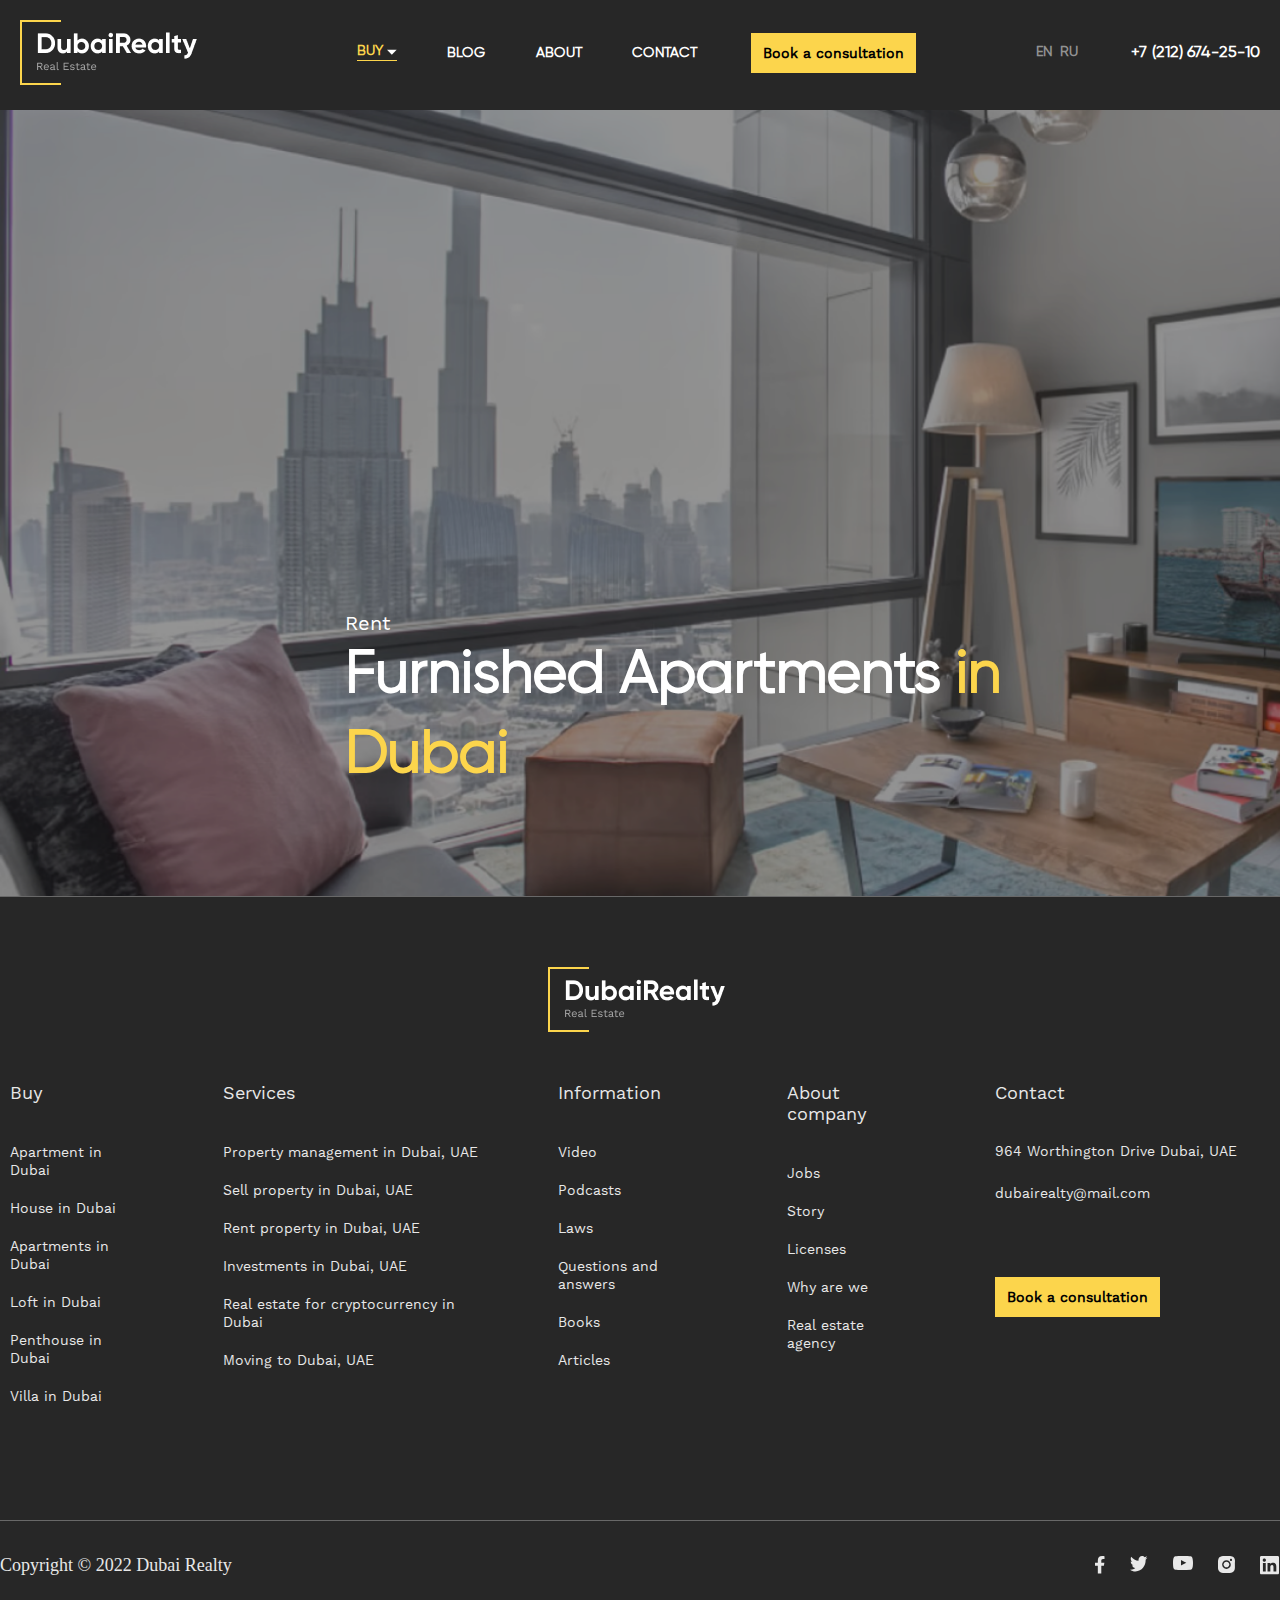
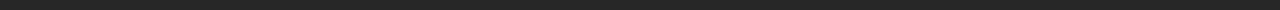
<file: pages/services.html>
<!DOCTYPE html>
<html lang="en">
  <head>
    <meta charset="UTF-8" />
    <meta http-equiv="X-UA-Compatible" content="IE=edge" />
    <meta name="viewport" content="width=device-width, initial-scale=1.0" />
    <title>Services</title>
    <link rel="stylesheet" href="../styles/services.css" />
    <script src="../js/services.js" defer></script>
  </head>
  <body>
    <header class="header">
      <div class="container">
        <div class="header-body">
          <div class="logo">
            <img
              class="logo__img"
              src="../styles/img/main/Logo.png"
              alt="logo"
            />
          </div>
          <div class="navbar">
            <div class="navbar__select">
              <div class="select__buy">
                buy
                <img src="../styles/img/icons/arrow_down.svg" alt="" />
              </div>
              <div class="select-menu">
                <ul class="menu__list">
                  <li><a href="#">Category number one </a></li>
                  <li><a href="#">Apartments in Dubai</a></li>
                  <li><a href="#">Category number twenty five</a></li>
                </ul>
              </div>
            </div>
            <ul class="navBar__list">
              <li><a href="#">blog</a></li>
              <li><a href="#">about</a></li>
              <li><a href="#">contact</a></li>
            </ul>
          </div>
          <div class="header-tools">
            <div class="header__btn consultation">Book a consultation</div>
            <div class="header-language">
              <div class="language__en">en</div>
              <div class="language__ru">ru</div>
            </div>
            <div class="header__phone">
              <a class="phone__link" href="tel:+7 (212) 674-25-10"
                >+7 (212) 674-25-10</a
              >
            </div>
          </div>
          <div class="burger__icon">
            <img
              class="burger__img"
              src="../styles/img/icons/burger_img.svg"
              alt=""
            />
          </div>
        </div>
      </div>
    </header>
    <div class="welcome">
      <div class="welcome-wrapper">
        <div class="container">
          <div class="welcome-body">
            <div class="welcome-content">
              <p class="welcome__text">Rent</p>
              <h3 class="welcome__title">
                Furnished Apartments <span class="yellow">in Dubai</span>
              </h3>
            </div>
          </div>
        </div>
      </div>
    </div>
    <footer>
      <div class="footer-wrapper">
        <div class="container">
          <div class="footer-body">
            <div class="footer-top">
              <div class="footer-logo">
                <img src="../styles/img/main/Logo.png" alt="" />
              </div>
              <div class="footer-info">
                <div class="footer-column">
                  <div class="column__title">Buy</div>
                  <ul class="column__list">
                    <li>
                      <a class="column__text" href="#">Apartment in Dubai</a>
                    </li>
                    <li><a class="column__text" href="#">House in Dubai</a></li>
                    <li>
                      <a class="column__text" href="#">Apartments in Dubai</a>
                    </li>
                    <li><a class="column__text" href="#">Loft in Dubai</a></li>
                    <li>
                      <a class="column__text" href="#">Penthouse in Dubai</a>
                    </li>
                    <li><a class="column__text" href="#">Villa in Dubai</a></li>
                  </ul>
                </div>
                <div class="footer-column">
                  <div class="column__title">Services</div>
                  <ul class="column__list">
                    <li>
                      <a class="column__text" href="#"
                        >Property management in Dubai, UAE</a
                      >
                    </li>
                    <li>
                      <a class="column__text" href="#"
                        >Sell ​​property in Dubai, UAE</a
                      >
                    </li>
                    <li>
                      <a class="column__text" href="#"
                        >Rent property in Dubai, UAE</a
                      >
                    </li>
                    <li>
                      <a class="column__text" href="#"
                        >Investments in Dubai, UAE</a
                      >
                    </li>
                    <li>
                      <a class="column__text" href="#"
                        >Real estate for cryptocurrency in Dubai</a
                      >
                    </li>
                    <li>
                      <a class="column__text" href="#">Moving to Dubai, UAE</a>
                    </li>
                  </ul>
                </div>
                <div class="footer-column">
                  <div class="column__title">Information</div>
                  <ul class="column__list">
                    <li><a class="column__text" href="#">Video</a></li>
                    <li><a class="column__text" href="#">Podcasts</a></li>
                    <li><a class="column__text" href="#">Laws</a></li>
                    <li>
                      <a class="column__text" href="#">Questions and answers</a>
                    </li>
                    <li><a class="column__text" href="#">Books</a></li>
                    <li><a class="column__text" href="#">Articles</a></li>
                  </ul>
                </div>
                <div class="footer-column">
                  <div class="column__title">About company</div>
                  <ul class="column__list">
                    <li><a class="column__text" href="#">Jobs </a></li>
                    <li><a class="column__text" href="#">Story</a></li>
                    <li><a class="column__text" href="#">Licenses</a></li>
                    <li><a class="column__text" href="#">Why are we</a></li>
                    <li>
                      <a class="column__text" href="#">Real estate agency</a>
                    </li>
                  </ul>
                </div>
                <div class="footer-column last-column">
                  <div class="column__title">Contact</div>
                  <p class="last-column__text">
                    964 Worthington Drive Dubai, UAE
                  </p>
                  <p class="last-column__text">dubairealty@mail.com</p>
                  <div class="header__btn footer__btn consultation">
                    Book a consultation
                  </div>
                </div>
              </div>
            </div>
            <div class="footer-info-mobile">
              <div class="footer-accardeon">
                <div class="footer-accardeon-content">
                  <div class="accordeon-item">
                    <div class="footer-accordeon-title">
                      <h5 class="item__title">Buy</h5>
                      <div class="item__image">
                        <img
                          class="acc__img"
                          src="../styles/img/icons/footer_arrow.svg"
                          alt=""
                        />
                      </div>
                    </div>
                    <div class="item__text">
                      <ul class="column__list">
                        <li>
                          <a class="column__text" href="#"
                            >Apartment in Dubai</a
                          >
                        </li>
                        <li>
                          <a class="column__text" href="#">House in Dubai</a>
                        </li>
                        <li>
                          <a class="column__text" href="#"
                            >Apartments in Dubai</a
                          >
                        </li>
                        <li>
                          <a class="column__text" href="#">Loft in Dubai</a>
                        </li>
                        <li>
                          <a class="column__text" href="#"
                            >Penthouse in Dubai</a
                          >
                        </li>
                        <li>
                          <a class="column__text" href="#">Villa in Dubai</a>
                        </li>
                      </ul>
                    </div>
                  </div>
                  <div class="accordeon-item">
                    <div class="footer-accordeon-title">
                      <h5 class="item__title">Services</h5>
                      <div class="item__image">
                        <img
                          class="acc__img"
                          src="../styles/img/icons/footer_arrow.svg"
                          alt=""
                        />
                      </div>
                    </div>
                    <div class="item__text">
                      <ul class="column__list">
                        <li>
                          <a class="column__text" href="#"
                            >Property management in Dubai, UAE</a
                          >
                        </li>
                        <li>
                          <a class="column__text" href="#"
                            >Sell ​​property in Dubai, UAE</a
                          >
                        </li>
                        <li>
                          <a class="column__text" href="#"
                            >Rent property in Dubai, UAE</a
                          >
                        </li>
                        <li>
                          <a class="column__text" href="#"
                            >Investments in Dubai, UAE</a
                          >
                        </li>
                        <li>
                          <a class="column__text" href="#"
                            >Real estate for cryptocurrency in Dubai</a
                          >
                        </li>
                        <li>
                          <a class="column__text" href="#"
                            >Moving to Dubai, UAE</a
                          >
                        </li>
                      </ul>
                    </div>
                  </div>
                  <div class="accordeon-item">
                    <div class="footer-accordeon-title">
                      <h5 class="item__title">Information</h5>
                      <div class="item__image">
                        <img
                          class="acc__img"
                          src="../styles/img/icons/footer_arrow.svg"
                          alt=""
                        />
                      </div>
                    </div>
                    <div class="item__text">
                      <ul class="column__list">
                        <li><a class="column__text" href="#">Video</a></li>
                        <li><a class="column__text" href="#">Podcasts</a></li>
                        <li><a class="column__text" href="#">Laws</a></li>
                        <li>
                          <a class="column__text" href="#"
                            >Questions and answers</a
                          >
                        </li>
                        <li><a class="column__text" href="#">Books</a></li>
                        <li><a class="column__text" href="#">Articles</a></li>
                      </ul>
                    </div>
                  </div>
                  <div class="accordeon-item">
                    <div class="footer-accordeon-title">
                      <h5 class="item__title">About company</h5>
                      <div class="item__image">
                        <img
                          class="acc__img"
                          src="../styles/img/icons/footer_arrow.svg"
                          alt=""
                        />
                      </div>
                    </div>
                    <div class="item__text">
                      <ul class="column__list">
                        <li><a class="column__text" href="#">Jobs </a></li>
                        <li><a class="column__text" href="#">Story</a></li>
                        <li><a class="column__text" href="#">Licenses</a></li>
                        <li><a class="column__text" href="#">Why are we</a></li>
                        <li>
                          <a class="column__text" href="#"
                            >Real estate agency</a
                          >
                        </li>
                      </ul>
                    </div>
                  </div>
                </div>
              </div>
              <div class="footer-contacts">
                <div class="footer-column">
                  <div class="column__title">Contact</div>
                  <p class="last-column__text">
                    964 Worthington Drive Dubai, UAE
                  </p>
                  <p class="last-column__text">dubairealty@mail.com</p>
                </div>
                <div class="footer-column column__right">
                  <div class="header__btn footer__btn consultation">
                    Book a consultation
                  </div>
                </div>
              </div>
            </div>
            <div class="footer-bottom">
              <div class="bottom-left">
                <p class="footer__text">Copyright © 2022 Dubai Realty</p>
              </div>
              <div class="bottom-right">
                <a href="#"><img src="../styles/img/icons/fb.svg" alt="" /></a>
                <a href="#"
                  ><img src="../styles/img/icons/twitter.svg" alt=""
                /></a>
                <a href="#"
                  ><img src="../styles/img/icons/youtube.svg" alt=""
                /></a>
                <a href="#"
                  ><img src="../styles/img/icons/instagram.svg" alt=""
                /></a>
                <a href="#"
                  ><img src="../styles/img/icons/linked.svg" alt=""
                /></a>
              </div>
            </div>
          </div>
        </div>
      </div>
    </footer>
    <section class="burger">
      <div class="burger-wrapper">
        <div class="container">
          <div class="burger-body">
            <header class="header">
              <div class="container">
                <div class="header-body">
                  <div class="logo">
                    <img
                      class="logo__img"
                      src="../styles/img/main/Logo.png"
                      alt="logo"
                    />
                  </div>
                  <div class="navbar">
                    <div class="navbar__select">
                      <div class="select__buy">
                        buy
                        <img src="../styles/img/icons/arrow_down.svg" alt="" />
                      </div>
                      <div class="select-menu">
                        <ul class="menu__list">
                          <li><a href="#">Category number one </a></li>
                          <li><a href="#">Apartments in Dubai</a></li>
                          <li><a href="#">Category number twenty five</a></li>
                        </ul>
                      </div>
                    </div>
                    <ul class="navBar__list">
                      <li><a href="#">blog</a></li>
                      <li><a href="#">about</a></li>
                      <li><a href="#">contact</a></li>
                    </ul>
                  </div>
                  <div class="header-tools">
                    <div class="header__btn consultation">
                      Book a consultation
                    </div>
                    <div class="header-language">
                      <div class="language__en">en</div>
                      <div class="language__ru">ru</div>
                    </div>
                    <div class="header__phone">
                      <a class="phone__link" href="tel:+7 (212) 674-25-10"
                        >+7 (212) 674-25-10</a
                      >
                    </div>
                  </div>
                  <div class="burger__cross">
                    <img
                      class="cross__img"
                      src="../styles/img/icons/burger_cross.svg"
                      alt=""
                    />
                  </div>
                </div>
              </div>
            </header>
            <div class="burger-menu">
              <div class="burger-navbar">
                <div class="burger-select">
                  <div class="burger__select">
                    buy

                    <img src="../styles/img/icons/arrow_down.svg" alt="" />
                  </div>
                  <div class="burger-select-menu">
                    <ul class="burger-menu__list">
                      <li><a href="#">Category number one </a></li>
                      <li><a href="#">Apartments in Dubai</a></li>
                      <li><a href="#">Category number twenty five</a></li>
                    </ul>
                  </div>
                </div>
                <ul class="navBar__list burger__list">
                  <li><a href="#">blog</a></li>
                  <li><a href="#">about</a></li>
                  <li><a href="#">contact</a></li>
                </ul>
                <div class="burger-bottom">
                  <div class="burger__line"></div>
                  <div class="header__btn burger__btn consultation">
                    Book a consultation
                  </div>
                  <div class="header__phone burger__phone">
                    <a class="phone__link" href="tel:+7 (212) 674-25-10"
                      >+7 (212) 674-25-10</a
                    >
                  </div>
                  <div class="header-language">
                    <div class="language__en">en</div>
                    <div class="language__ru">ru</div>
                  </div>
                </div>
              </div>
            </div>
          </div>
        </div>
      </div>
    </section>
    <section class="modal">
      <div class="modal-wrapper">
        <div class="container">
          <div class="modal-body">
            <div class="modal-content">
              <h4 class="modal__title">Leave your contacts</h4>
              <p class="modal__text">we will contact you within three hours</p>
              <form class="modal__form" action="#">
                <input type="text" placeholder="Name" />
                <input type="phone" placeholder="Phone" />
                <button class="header__btn form__button">Send</button>
              </form>
              <div class="modal__cross">
                <img
                  class="cross__image"
                  src="../styles/img/icons/modal_cross.svg"
                  alt=""
                />
              </div>
            </div>
          </div>
        </div>
      </div>
    </section>
  </body>
</html>
</file>
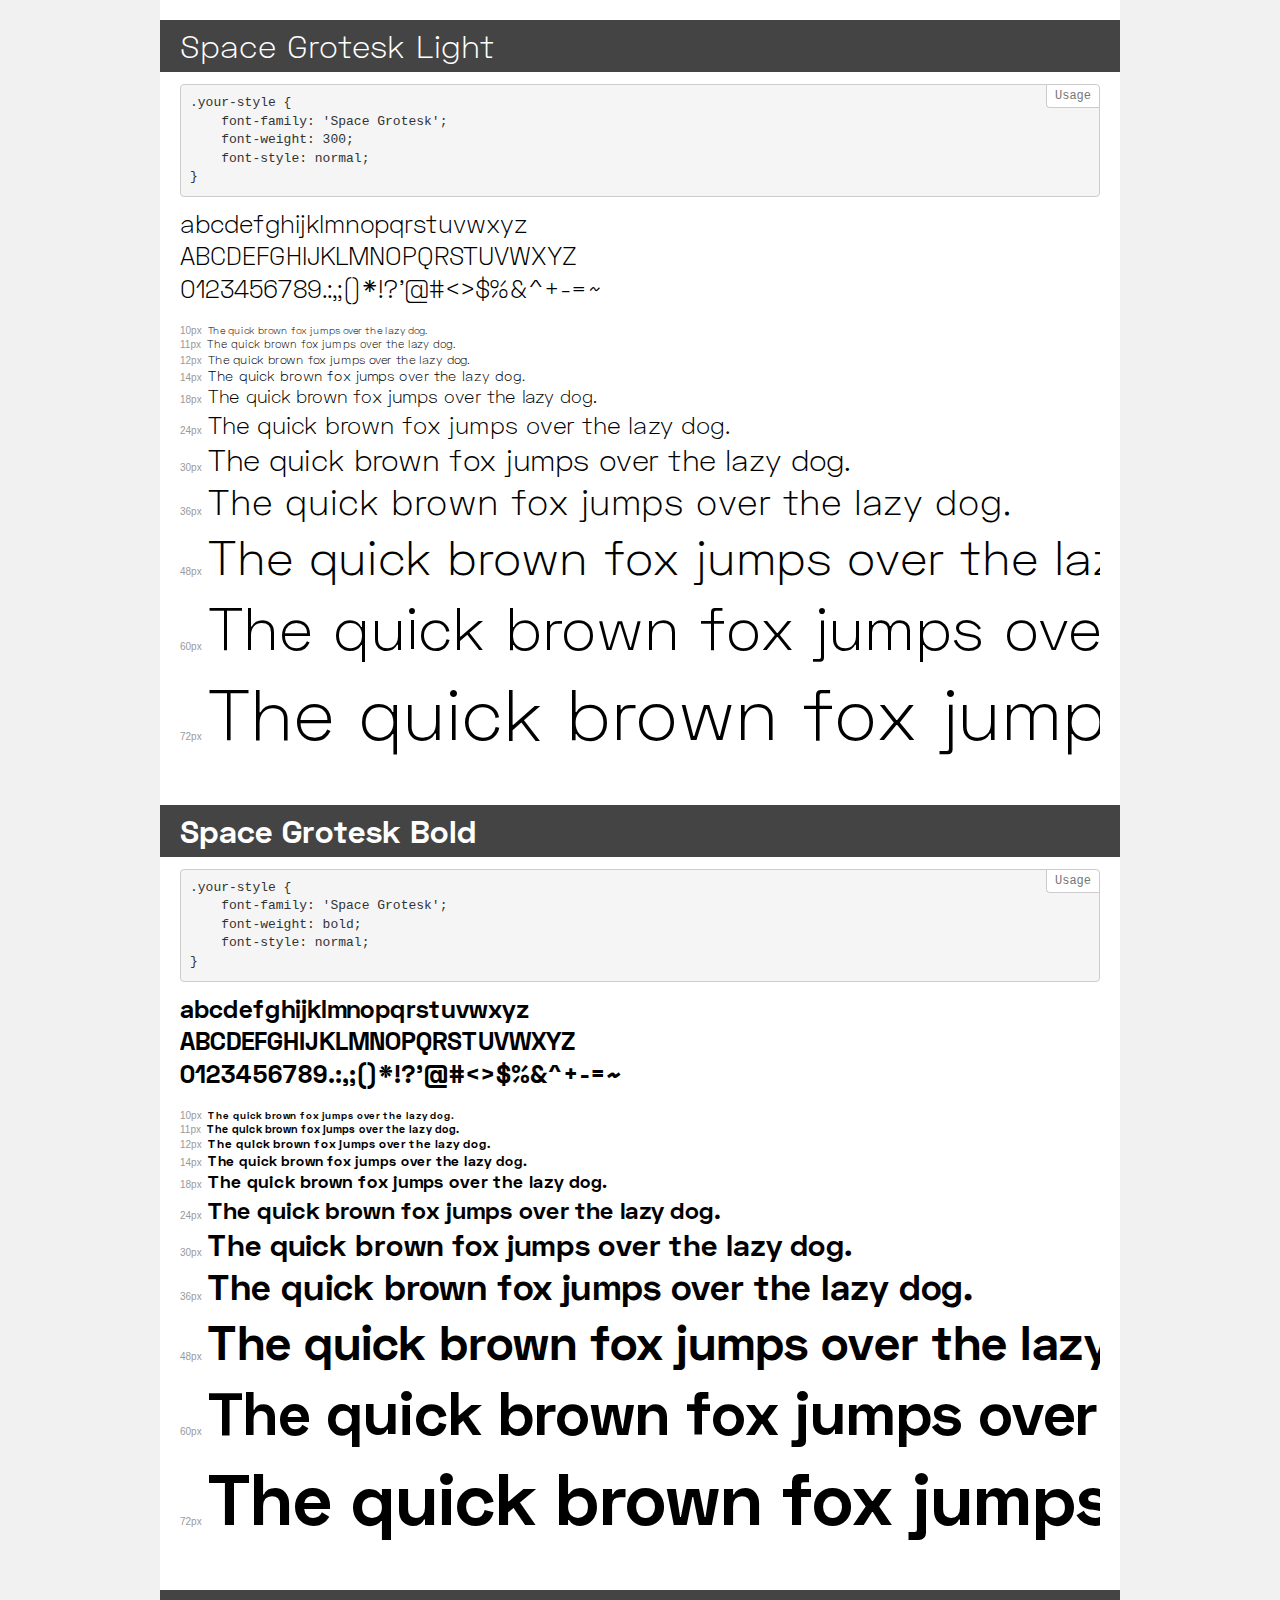
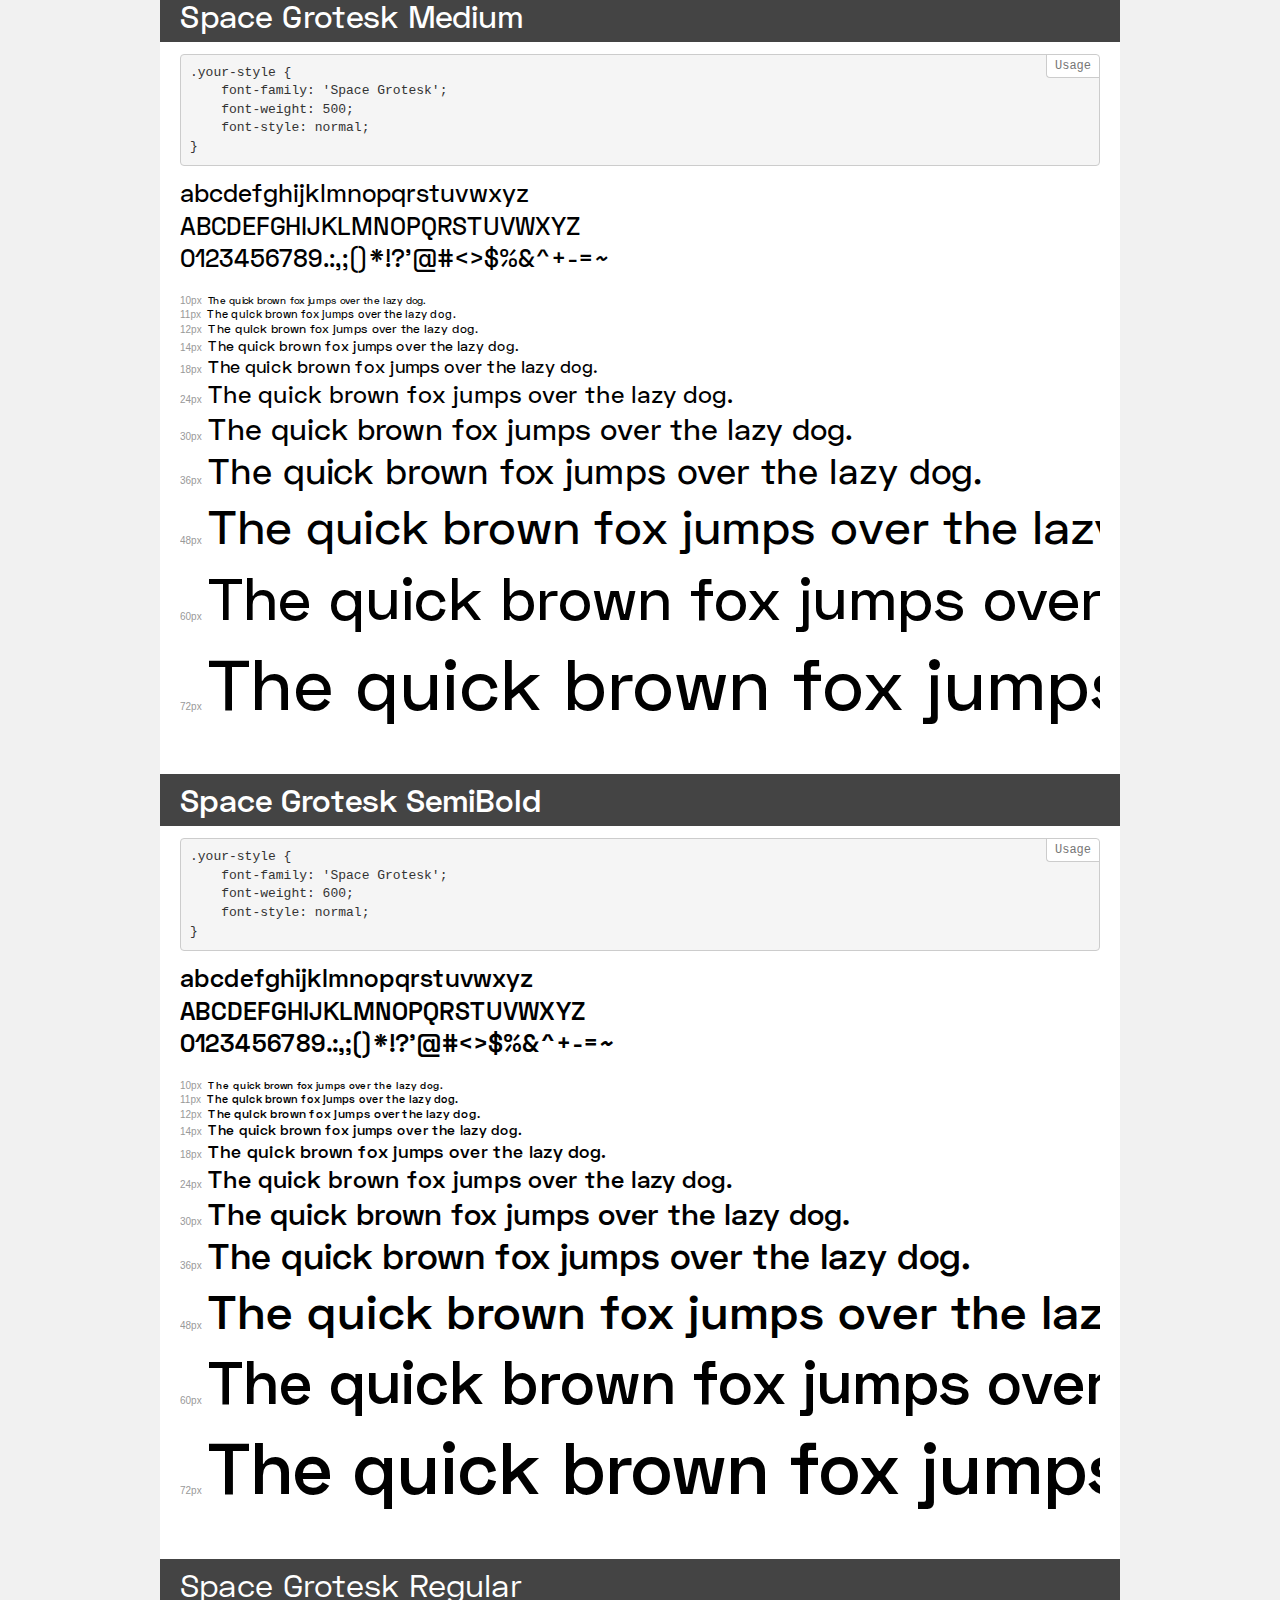
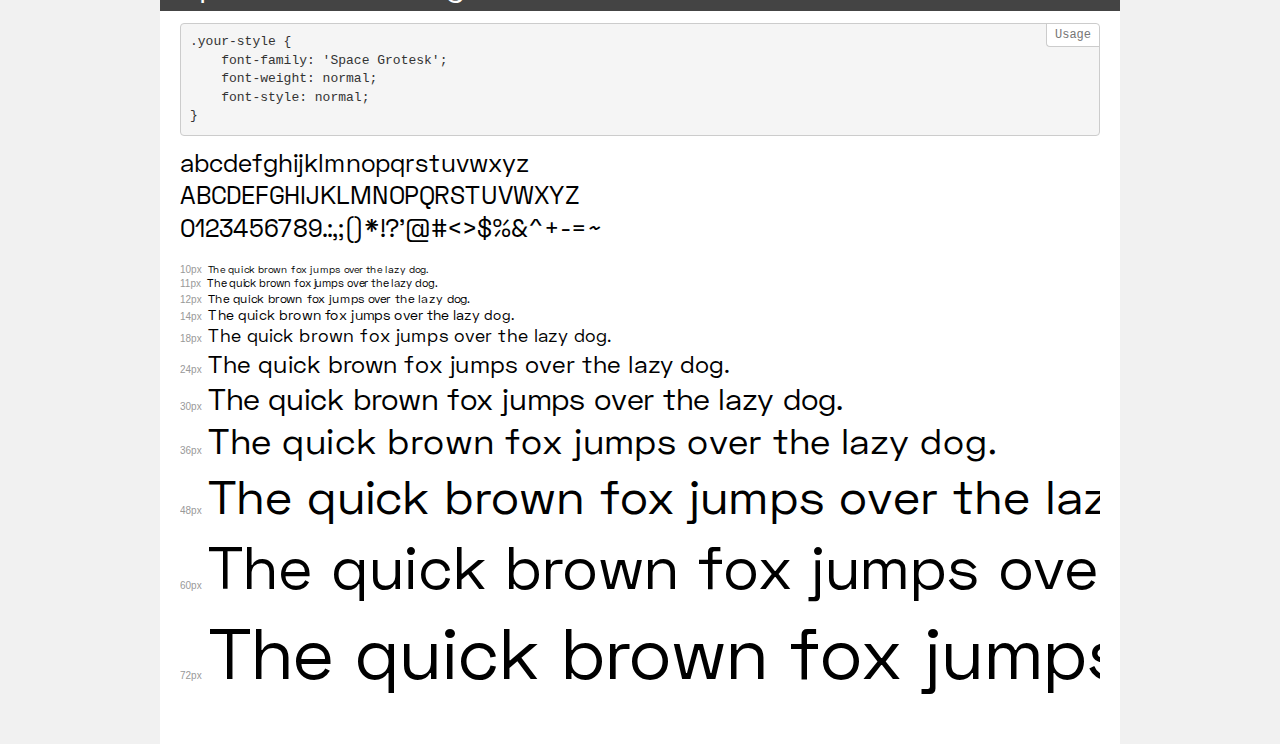
<file: styles/fonts/SpaceGrotesk/demo.html>
<!DOCTYPE html>
<html>
<head>
    <meta charset="utf-8">
    <meta http-equiv="X-UA-Compatible" content="IE=edge">
    <meta name="viewport" content="width=device-width, initial-scale=1">
    <meta name="robots" content="noindex, noarchive">
    <meta name="format-detection" content="telephone=no">
    <title>Transfonter demo</title>
    <link href="stylesheet.css" rel="stylesheet">
    <style>
        /*
        http://meyerweb.com/eric/tools/css/reset/
        v2.0 | 20110126
        License: none (public domain)
        */
        html, body, div, span, applet, object, iframe,
        h1, h2, h3, h4, h5, h6, p, blockquote, pre,
        a, abbr, acronym, address, big, cite, code,
        del, dfn, em, img, ins, kbd, q, s, samp,
        small, strike, strong, sub, sup, tt, var,
        b, u, i, center,
        dl, dt, dd, ol, ul, li,
        fieldset, form, label, legend,
        table, caption, tbody, tfoot, thead, tr, th, td,
        article, aside, canvas, details, embed,
        figure, figcaption, footer, header, hgroup,
        menu, nav, output, ruby, section, summary,
        time, mark, audio, video {
            margin: 0;
            padding: 0;
            border: 0;
            font-size: 100%;
            font: inherit;
            vertical-align: baseline;
        }
        /* HTML5 display-role reset for older browsers */
        article, aside, details, figcaption, figure,
        footer, header, hgroup, menu, nav, section {
            display: block;
        }
        body {
            line-height: 1;
        }
        ol, ul {
            list-style: none;
        }
        blockquote, q {
            quotes: none;
        }
        blockquote:before, blockquote:after,
        q:before, q:after {
            content: '';
            content: none;
        }
        table {
            border-collapse: collapse;
            border-spacing: 0;
        }
        /* common styles */
        body {
            background: #f1f1f1;
            color: #000;
        }
        .page {
            background: #fff;
            width: 920px;
            margin: 0 auto;
            padding: 20px 20px 0 20px;
            overflow: hidden;
        }
        .font-container {
            overflow-x: auto;
            overflow-y: hidden;
            margin-bottom: 40px;
            line-height: 1.3;
            white-space: nowrap;
            padding-bottom: 5px;
        }
        h1 {
            position: relative;
            background: #444;
            font-size: 32px;
            color: #fff;
            padding: 10px 20px;
            margin: 0 -20px 12px -20px;
        }
        .letters {
            font-size: 25px;
            margin-bottom: 20px;
        }
        .s10:before {
            content: '10px';
        }
        .s11:before {
            content: '11px';
        }
        .s12:before {
            content: '12px';
        }
        .s14:before {
            content: '14px';
        }
        .s18:before {
            content: '18px';
        }
        .s24:before {
            content: '24px';
        }
        .s30:before {
            content: '30px';
        }
        .s36:before {
            content: '36px';
        }
        .s48:before {
            content: '48px';
        }
        .s60:before {
            content: '60px';
        }
        .s72:before {
            content: '72px';
        }
        .s10:before, .s11:before, .s12:before, .s14:before,
        .s18:before, .s24:before, .s30:before, .s36:before,
        .s48:before, .s60:before, .s72:before {
            font-family: Arial, sans-serif;
            font-size: 10px;
            font-weight: normal;
            font-style: normal;
            color: #999;
            padding-right: 6px;
        }
        pre {
            display: block;
            position: relative;
            padding: 9px;
            margin: 0 0 10px;
            font-family: Monaco, Menlo, Consolas, "Courier New", monospace !important;
            font-size: 13px;
            line-height: 1.428571429;
            color: #333;
            font-weight: normal !important;
            font-style: normal !important;
            background-color: #f5f5f5;
            border: 1px solid #ccc;
            overflow-x: auto;
            border-radius: 4px;
        }
        pre:after {
            display: block;
            position: absolute;
            right: 0;
            top: 0;
            content: 'Usage';
            line-height: 1;
            padding: 5px 8px;
            font-size: 12px;
            color: #767676;
            background-color: #fff;
            border: 1px solid #ccc;
            border-right: none;
            border-top: none;
            border-radius: 0 4px 0 4px;
            z-index: 10;
        }
        /* responsive */
        @media (max-width: 959px) {
            .page {
                width: auto;
                margin: 0;
            }
        }
    </style>
</head>
<body>
<div class="page">
    <div class="demo" style="font-family: 'Space Grotesk'; font-weight: 300; font-style: normal;">
        <h1>Space Grotesk Light</h1>
        <pre>.your-style {
    font-family: 'Space Grotesk';
    font-weight: 300;
    font-style: normal;
}</pre>
        <div class="font-container">
            <p class="letters">
                abcdefghijklmnopqrstuvwxyz<br>
ABCDEFGHIJKLMNOPQRSTUVWXYZ<br>
                0123456789.:,;()*!?'@#<>$%&^+-=~
            </p>
            <p class="s10" style="font-size: 10px;">The quick brown fox jumps over the lazy dog.</p>
            <p class="s11" style="font-size: 11px;">The quick brown fox jumps over the lazy dog.</p>
            <p class="s12" style="font-size: 12px;">The quick brown fox jumps over the lazy dog.</p>
            <p class="s14" style="font-size: 14px;">The quick brown fox jumps over the lazy dog.</p>
            <p class="s18" style="font-size: 18px;">The quick brown fox jumps over the lazy dog.</p>
            <p class="s24" style="font-size: 24px;">The quick brown fox jumps over the lazy dog.</p>
            <p class="s30" style="font-size: 30px;">The quick brown fox jumps over the lazy dog.</p>
            <p class="s36" style="font-size: 36px;">The quick brown fox jumps over the lazy dog.</p>
            <p class="s48" style="font-size: 48px;">The quick brown fox jumps over the lazy dog.</p>
            <p class="s60" style="font-size: 60px;">The quick brown fox jumps over the lazy dog.</p>
            <p class="s72" style="font-size: 72px;">The quick brown fox jumps over the lazy dog.</p>
        </div>
    </div>
    <div class="demo" style="font-family: 'Space Grotesk'; font-weight: bold; font-style: normal;">
        <h1>Space Grotesk Bold</h1>
        <pre>.your-style {
    font-family: 'Space Grotesk';
    font-weight: bold;
    font-style: normal;
}</pre>
        <div class="font-container">
            <p class="letters">
                abcdefghijklmnopqrstuvwxyz<br>
ABCDEFGHIJKLMNOPQRSTUVWXYZ<br>
                0123456789.:,;()*!?'@#<>$%&^+-=~
            </p>
            <p class="s10" style="font-size: 10px;">The quick brown fox jumps over the lazy dog.</p>
            <p class="s11" style="font-size: 11px;">The quick brown fox jumps over the lazy dog.</p>
            <p class="s12" style="font-size: 12px;">The quick brown fox jumps over the lazy dog.</p>
            <p class="s14" style="font-size: 14px;">The quick brown fox jumps over the lazy dog.</p>
            <p class="s18" style="font-size: 18px;">The quick brown fox jumps over the lazy dog.</p>
            <p class="s24" style="font-size: 24px;">The quick brown fox jumps over the lazy dog.</p>
            <p class="s30" style="font-size: 30px;">The quick brown fox jumps over the lazy dog.</p>
            <p class="s36" style="font-size: 36px;">The quick brown fox jumps over the lazy dog.</p>
            <p class="s48" style="font-size: 48px;">The quick brown fox jumps over the lazy dog.</p>
            <p class="s60" style="font-size: 60px;">The quick brown fox jumps over the lazy dog.</p>
            <p class="s72" style="font-size: 72px;">The quick brown fox jumps over the lazy dog.</p>
        </div>
    </div>
    <div class="demo" style="font-family: 'Space Grotesk'; font-weight: 500; font-style: normal;">
        <h1>Space Grotesk Medium</h1>
        <pre>.your-style {
    font-family: 'Space Grotesk';
    font-weight: 500;
    font-style: normal;
}</pre>
        <div class="font-container">
            <p class="letters">
                abcdefghijklmnopqrstuvwxyz<br>
ABCDEFGHIJKLMNOPQRSTUVWXYZ<br>
                0123456789.:,;()*!?'@#<>$%&^+-=~
            </p>
            <p class="s10" style="font-size: 10px;">The quick brown fox jumps over the lazy dog.</p>
            <p class="s11" style="font-size: 11px;">The quick brown fox jumps over the lazy dog.</p>
            <p class="s12" style="font-size: 12px;">The quick brown fox jumps over the lazy dog.</p>
            <p class="s14" style="font-size: 14px;">The quick brown fox jumps over the lazy dog.</p>
            <p class="s18" style="font-size: 18px;">The quick brown fox jumps over the lazy dog.</p>
            <p class="s24" style="font-size: 24px;">The quick brown fox jumps over the lazy dog.</p>
            <p class="s30" style="font-size: 30px;">The quick brown fox jumps over the lazy dog.</p>
            <p class="s36" style="font-size: 36px;">The quick brown fox jumps over the lazy dog.</p>
            <p class="s48" style="font-size: 48px;">The quick brown fox jumps over the lazy dog.</p>
            <p class="s60" style="font-size: 60px;">The quick brown fox jumps over the lazy dog.</p>
            <p class="s72" style="font-size: 72px;">The quick brown fox jumps over the lazy dog.</p>
        </div>
    </div>
    <div class="demo" style="font-family: 'Space Grotesk'; font-weight: 600; font-style: normal;">
        <h1>Space Grotesk SemiBold</h1>
        <pre>.your-style {
    font-family: 'Space Grotesk';
    font-weight: 600;
    font-style: normal;
}</pre>
        <div class="font-container">
            <p class="letters">
                abcdefghijklmnopqrstuvwxyz<br>
ABCDEFGHIJKLMNOPQRSTUVWXYZ<br>
                0123456789.:,;()*!?'@#<>$%&^+-=~
            </p>
            <p class="s10" style="font-size: 10px;">The quick brown fox jumps over the lazy dog.</p>
            <p class="s11" style="font-size: 11px;">The quick brown fox jumps over the lazy dog.</p>
            <p class="s12" style="font-size: 12px;">The quick brown fox jumps over the lazy dog.</p>
            <p class="s14" style="font-size: 14px;">The quick brown fox jumps over the lazy dog.</p>
            <p class="s18" style="font-size: 18px;">The quick brown fox jumps over the lazy dog.</p>
            <p class="s24" style="font-size: 24px;">The quick brown fox jumps over the lazy dog.</p>
            <p class="s30" style="font-size: 30px;">The quick brown fox jumps over the lazy dog.</p>
            <p class="s36" style="font-size: 36px;">The quick brown fox jumps over the lazy dog.</p>
            <p class="s48" style="font-size: 48px;">The quick brown fox jumps over the lazy dog.</p>
            <p class="s60" style="font-size: 60px;">The quick brown fox jumps over the lazy dog.</p>
            <p class="s72" style="font-size: 72px;">The quick brown fox jumps over the lazy dog.</p>
        </div>
    </div>
    <div class="demo" style="font-family: 'Space Grotesk'; font-weight: normal; font-style: normal;">
        <h1>Space Grotesk Regular</h1>
        <pre>.your-style {
    font-family: 'Space Grotesk';
    font-weight: normal;
    font-style: normal;
}</pre>
        <div class="font-container">
            <p class="letters">
                abcdefghijklmnopqrstuvwxyz<br>
ABCDEFGHIJKLMNOPQRSTUVWXYZ<br>
                0123456789.:,;()*!?'@#<>$%&^+-=~
            </p>
            <p class="s10" style="font-size: 10px;">The quick brown fox jumps over the lazy dog.</p>
            <p class="s11" style="font-size: 11px;">The quick brown fox jumps over the lazy dog.</p>
            <p class="s12" style="font-size: 12px;">The quick brown fox jumps over the lazy dog.</p>
            <p class="s14" style="font-size: 14px;">The quick brown fox jumps over the lazy dog.</p>
            <p class="s18" style="font-size: 18px;">The quick brown fox jumps over the lazy dog.</p>
            <p class="s24" style="font-size: 24px;">The quick brown fox jumps over the lazy dog.</p>
            <p class="s30" style="font-size: 30px;">The quick brown fox jumps over the lazy dog.</p>
            <p class="s36" style="font-size: 36px;">The quick brown fox jumps over the lazy dog.</p>
            <p class="s48" style="font-size: 48px;">The quick brown fox jumps over the lazy dog.</p>
            <p class="s60" style="font-size: 60px;">The quick brown fox jumps over the lazy dog.</p>
            <p class="s72" style="font-size: 72px;">The quick brown fox jumps over the lazy dog.</p>
        </div>
    </div>
</div>
</body>
</html>
</file>
<file: styles/main.css>
* {
  margin: 0;
  padding: 0;
  border: 0;
}

*,
*:before,
*:after {
  box-sizing: border-box;
}

:focus,
:active {
  outline: none;
}

a:focus,
a:active {
  outline: none;
}

nav,
footer,
header,
aside {
  display: block;
}

input,
button,
textarea {
  font-family: inherit;
}

h1,
h2,
h3,
h4,
h5,
h6 {
  font-size: inherit;
  font-weight: 400;
}

button {
  cursor: pointer;
}

a,
a:visited,
a:hover {
  text-decoration: none;
}

ul li {
  list-style: none;
}

img {
  vertical-align: top;
}

@font-face {
  font-family: "Gilroy";
  src: url(fonts/gilroy/Gilroy-Regular.ttf);
}
@font-face {
  font-family: "Space Grotesk";
  src: url(fonts/SpaceGrotesk/SpaceGrotesk-Regular.ttf);
}
@font-face {
  font-family: "Work Sans";
  src: url(fonts/worksans/WorkSans-Regular.otf);
}
@font-face {
  font-family: "Gilroy Italic";
  src: url(fonts/gilroy/Gilroy-RegularItalic.ttf);
}
.container {
  max-width: 1280px;
  margin: 0 auto;
}
@media (max-width: 1000px) {
  .container {
    max-width: 700px;
  }
}
@media (max-width: 480px) {
  .container {
    max-width: 320px;
  }
}

/*............................................HEADER...................................................*/
.header {
  background-color: #272727;
  min-height: 110px;
}

.header-body {
  width: 100%;
  display: flex;
  align-items: center;
  padding: 20px;
}
@media (max-width: 1000px) {
  .header-body {
    padding: 15px;
  }
}
@media (max-width: 480px) {
  .header-body {
    justify-content: space-between;
  }
}

.logo {
  margin-right: 152px;
  display: flex;
  justify-content: center;
  align-items: center;
}
.logo .logo__img {
  width: 100%;
}
@media (max-width: 1000px) {
  .logo {
    margin-right: 80px;
  }
}
@media (max-width: 480px) {
  .logo {
    margin-right: 0;
  }
}

.navbar__select {
  width: 100%;
  margin-right: 50px;
  position: relative;
  cursor: pointer;
}
@media (max-width: 480px) {
  .navbar__select {
    display: none;
  }
}

.menu__list {
  position: absolute;
  display: none;
}

.select__buy {
  display: flex;
  gap: 3px;
  align-items: center;
  font-family: "Gilroy";
  font-style: normal;
  font-weight: 600;
  font-size: 14px;
  line-height: 17px;
  text-transform: uppercase;
  color: #fcd54c;
  border-bottom: 1px solid #fcd54c;
}

.navbar__select:hover .menu__list {
  display: block;
}

.menu__list li {
  width: 245px;
  height: 36px;
  background-color: #272727;
  display: flex;
  justify-content: flex-start;
  align-items: center;
  padding: 9px 0px 10px 19px;
}

.menu__list li:hover {
  background-color: #fcd54c;
}

.menu__list li:hover a {
  color: #000000;
}

.menu__list a {
  font-family: "Gilroy";
  font-style: normal;
  font-weight: 600;
  font-size: 14px;
  line-height: 17px;
  color: #ffffff;
}

.navbar {
  display: flex;
}
@media (max-width: 1000px) {
  .navbar {
    display: none;
  }
}

.navBar__list {
  display: flex;
  gap: 50px;
}

.navBar__list a {
  font-family: "Gilroy";
  font-style: normal;
  font-weight: 600;
  font-size: 14px;
  line-height: 17px;
  text-transform: uppercase;
  color: white;
  transition: all 0.4s ease;
}

.navBar__list a:hover {
  color: #fcd54c;
}

.header-tools {
  margin-left: auto;
  display: flex;
  align-items: center;
}
@media (max-width: 480px) {
  .header-tools {
    display: none;
  }
}

.header__btn {
  width: 165px;
  height: 40px;
  display: flex;
  justify-content: center;
  align-items: center;
  padding: 12px;
  background-color: #fcd54c;
  color: #000000;
  font-family: "Work Sans";
  font-style: normal;
  font-weight: 600;
  font-size: 14px;
  line-height: 16px;
  margin-right: 120px;
  cursor: pointer;
  transition: all 0.4s ease;
}
.header__btn:hover {
  background-color: #272727;
  color: #fcd54c;
  border: 1px solid #fcd54c;
}
@media (max-width: 1000px) {
  .header__btn {
    font-size: 12px;
    margin-right: 30px;
    line-height: 14px;
  }
}

.header-language {
  display: flex;
  align-items: center;
  gap: 8px;
  margin-right: 53px;
  font-family: "Gilroy";
  font-style: normal;
  font-weight: 600;
  font-size: 14px;
  line-height: 17px;
  text-transform: uppercase;
  color: #929292;
  transition: all 0.4s ease;
  cursor: pointer;
}
.header-language .language__en:hover,
.header-language .language__ru:hover {
  color: #fcd54c;
}
@media (max-width: 1000px) {
  .header-language {
    margin-right: 20px;
  }
}

.phone__link {
  font-family: "Gilroy";
  font-style: normal;
  font-weight: 600;
  font-size: 16px;
  line-height: 20px;
  color: #ffffff;
  transition: all 0.4s ease;
}
.phone__link:hover {
  color: #fcd54c;
}
@media (max-width: 1000px) {
  .phone__link {
    font-size: 14px;
    margin-right: 20px;
  }
}

.burger__icon {
  display: none;
  justify-content: center;
  align-items: center;
}
@media (max-width: 1000px) {
  .burger__icon {
    display: flex;
  }
}

/*...............................................WELCOME..................................................*/
.welcome {
  background-color: #272727;
}

.welcome-body {
  width: 100%;
  background-image: url(../styles/img/main/main.png);
  background-size: cover;
  padding: 270px 0px 0px 270px;
}
@media (max-width: 1000px) {
  .welcome-body {
    padding: 40px 0px 0px 20px;
  }
}
@media (max-width: 482px) {
  .welcome-body {
    padding: 40px 0px 20px 20px;
  }
}

.welcome-title {
  background-image: url(../styles/img/main/Rectangle.png);
  background-size: contain;
  background-repeat: no-repeat;
  padding: 44px 0px 51px 28px;
  max-width: 712px;
}
@media (max-width: 1000px) {
  .welcome-title {
    max-width: 421px;
  }
}

.welcome__subtitle {
  font-family: "Work Sans";
  font-style: normal;
  font-weight: 400;
  font-size: 16px;
  line-height: 19px;
  text-transform: uppercase;
  color: #ffffff;
}

.welcome__title {
  font-family: "Space Grotesk";
  font-style: normal;
  font-weight: 700;
  font-size: 96px;
  line-height: 100px;
  text-transform: capitalize;
  color: #ffffff;
}
@media (max-width: 1000px) {
  .welcome__title {
    font-size: 50px;
    line-height: 64px;
  }
}

.welcome__text {
  font-family: "Work Sans";
  font-style: normal;
  font-weight: 700;
  font-size: 20px;
  line-height: 23px;
  color: #ffffff;
}

.consultation {
  display: flex;
}

.welcome-slider {
  width: 100%;
  display: flex;
  align-items: center;
  gap: 50px;
  margin-top: 160px;
}
@media (max-width: 1000px) {
  .welcome-slider {
    gap: 20px;
  }
}

.slider-arrows {
  display: flex;
  align-items: center;
  gap: 20px;
}

.slider-arrows a {
  font-family: "Gilroy";
  font-style: normal;
  font-weight: 700;
  font-size: 20px;
  line-height: 24px;
  letter-spacing: 0.2em;
  color: #ffffff;
  transition: all 0.4s ease;
}

.slider-arrows a:hover {
  color: #fcd54c;
}

.arrow__border {
  display: flex;
  justify-content: center;
  align-items: center;
}

.slider-items {
  display: flex;
  align-items: center;
  gap: 50px;
  background-color: #272727;
  padding: 60px 35px 40px 35px;
}
@media (max-width: 1000px) {
  .slider-items {
    gap: 20px;
    padding: 30px 20px 20px 20px;
  }
}
@media (max-width: 480px) {
  .slider-items {
    display: none;
  }
}

.items-mobile {
  display: none;
}
@media (max-width: 480px) {
  .items-mobile {
    display: flex;
  }
}

.slider__item {
  display: flex;
  gap: 35px;
  align-items: center;
}
@media (max-width: 1000px) {
  .slider__item {
    gap: 10px;
  }
}
@media (max-width: 480px) {
  .slider__item {
    flex-direction: column;
  }
}

.item__number {
  font-family: "Gilroy";
  font-style: normal;
  font-weight: 700;
  font-size: 52px;
  line-height: 24px;
  color: #ffffff;
}
@media (max-width: 1000px) {
  .item__number {
    font-size: 40px;
  }
}

.item__info {
  font-family: "Work Sans";
  font-style: normal;
  font-weight: 600;
  font-size: 16px;
  line-height: 26px;
  color: #ffffff;
}
@media (max-width: 1000px) {
  .item__info {
    font-size: 12px;
    line-height: 14px;
  }
}
@media (max-width: 480px) {
  .item__info {
    font-size: 10px;
    line-height: 12px;
  }
}

/*........................................PROJECTS.......................................................*/
.projects {
  background-color: #272727;
  padding: 105px 0px 0px 0px;
}

.projects-title {
  display: flex;
  gap: 250px;
  padding-left: 250px;
  align-items: center;
  margin-bottom: 75px;
}
@media (max-width: 1000px) {
  .projects-title {
    padding-left: 0px;
    gap: 195px;
  }
}
@media (max-width: 480px) {
  .projects-title {
    flex-direction: column;
    gap: 20px;
    align-items: flex-start;
  }
}

.projects__list {
  display: flex;
  gap: 35px;
}
.projects__list a:hover {
  color: #fcd54c;
}
@media (max-width: 1000px) {
  .projects__list {
    gap: 30px;
  }
}

.projects__list a {
  transition: all 0.4s ease;
}

.projects__title {
  font-family: "Gilroy";
  font-style: normal;
  font-weight: 700;
  font-size: 48px;
  line-height: 69px;
  color: #ffffff;
  opacity: 0.4;
}
@media (max-width: 1000px) {
  .projects__title {
    font-size: 30px;
    line-height: 37px;
    opacity: 1;
  }
}

.projects__list a {
  font-family: "Work Sans";
  font-style: normal;
  font-weight: 600;
  font-size: 16px;
  line-height: 21px;
  color: #ffffff;
}
@media (max-width: 1000px) {
  .projects__list a {
    font-size: 12px;
    line-height: 14px;
  }
}

.project-expertise {
  width: 100%;
  display: flex;
  flex-direction: column;
  justify-content: center;
  align-items: center;
  padding: 70px 0px 0px 0px;
}
@media (max-width: 1000px) {
  .project-expertise {
    justify-content: flex-start;
    align-items: flex-start;
  }
}

.expertise__body {
  max-width: 730px;
}
@media (max-width: 1000px) {
  .expertise__body {
    width: 100%;
  }
}

.expertise__link {
  font-family: "Work Sans";
  font-style: normal;
  font-weight: 600;
  font-size: 18px;
  line-height: 160%;
  color: #fcd54c;
  margin-bottom: 40px;
}
@media (max-width: 1000px) {
  .expertise__link {
    font-size: 16px;
    line-height: 19px;
  }
}

.expertise__title {
  font-family: "Gilroy";
  font-style: normal;
  font-weight: 700;
  font-size: 70px;
  line-height: 69px;
  color: #e8e8e8;
  margin-bottom: 33px;
}
@media (max-width: 1000px) {
  .expertise__title {
    max-width: 450px;
    font-size: 30px;
    line-height: 37px;
  }
}

.expertise__text {
  font-family: "Work Sans";
  font-style: normal;
  font-weight: 400;
  font-size: 18px;
  line-height: 160%;
  color: #e8e8e8;
}
@media (max-width: 1000px) {
  .expertise__text {
    font-size: 14px;
    line-height: 160%;
  }
}

/*........................................SLIDER...........................................................*/
.projects__slide {
  position: relative;
  width: 320px;
  height: 460px;
  background-repeat: no-repeat;
  background-size: cover;
  transition: all 0.4s;
}
@media (max-width: 1000px) {
  .projects__slide {
    width: 165px;
    height: 220px;
  }
}

.projects-slider-wrapper {
  padding-bottom: 50px;
}

.slide_1 {
  background-image: url(img/slider_1/1.png);
}

.slide_2 {
  background-image: url(img/slider_1/2.png);
}

.slide_3 {
  background-image: url(img/slider_1/3.png);
}

.slide_4 {
  background-image: url(img/slider_1/4.png);
}

.swiper-slide:hover .slide-info {
  display: flex;
}

.slide-info {
  display: none;
  position: absolute;
  width: 100%;
  height: 100%;
  background-color: #fcd54c;
  padding: 45px 30px 45px 30px;
  flex-direction: column;
  justify-content: space-between;
}
@media (max-width: 1000px) {
  .slide-info {
    padding: 20px 15px 20px 15px;
  }
}

.info__title {
  font-family: "Gilroy";
  font-style: normal;
  font-weight: 700;
  font-size: 32px;
  line-height: 45px;
  color: #272727;
}
@media (max-width: 1000px) {
  .info__title {
    font-size: 18px;
    line-height: 22px;
  }
}

.info__text {
  font-family: "Work Sans";
  font-style: normal;
  font-weight: 400;
  font-size: 22px;
  line-height: 26px;
  color: #272727;
}
@media (max-width: 1000px) {
  .info__text {
    font-size: 12px;
    line-height: 14px;
  }
}

.info__link {
  display: flex;
  gap: 10px;
  font-family: "Work Sans";
  font-style: normal;
  font-weight: 700;
  font-size: 20px;
  line-height: 23px;
  color: #272727;
}
@media (max-width: 1000px) {
  .info__link {
    font-size: 12px;
    line-height: 14px;
  }
}

@media (max-width: 1000px) {
  .project__img {
    width: 50%;
    height: 50;
  }
}

/*...........................................VIDEO....................................................*/
.video {
  background-color: #272727;
  padding: 90px 0px 90px 0px;
}
@media (max-width: 1000px) {
  .video {
    padding: 50px 0px 50px 0px;
  }
}
@media (max-width: 480px) {
  .video {
    padding: 20px 0px 20px 0px;
  }
}

.video-body {
  overflow: hidden;
  padding-top: 56.25%; /* 16:9 */
  position: relative;
}
@media (max-width: 480px) {
  .video-body {
    padding-top: 52.25%; /* 16:9 */
  }
}

.video-body iframe {
  position: absolute;
  top: 0;
  left: 0;
  border: 0;
  width: 100%;
  height: 100%;
}

/*.............................................ACHIEVE.................................................*/
.achieve {
  background-color: #272727;
  padding: 120px 0px 115px 0px;
}
@media (max-width: 480px) {
  .achieve {
    padding: 50px 0px 40px 0px;
  }
}

.achieve-body {
  width: 100%;
  display: flex;
  flex-direction: column;
  justify-content: center;
  align-items: center;
}

.achieve__quote {
  max-width: 1100px;
  padding: 70px 90px 70px 90px;
  border: 1px solid #fcd54c;
  font-family: "Gilroy";
  font-style: normal;
  font-weight: 400;
  font-size: 30px;
  line-height: 160%;
  color: #ffffff;
  margin-bottom: 65px;
}
@media (max-width: 1000px) {
  .achieve__quote {
    font-size: 18px;
    line-height: 160%;
    padding: 20px 15px;
  }
}

.achieve__img {
  width: 100%;
}

.achieve-description {
  max-width: 1100px;
  display: flex;
  gap: 20px;
}
@media (max-width: 1000px) {
  .achieve-description {
    width: 100%;
    justify-content: center;
  }
}
@media (max-width: 480px) {
  .achieve-description {
    flex-direction: column;
  }
}

.description__img {
  width: 100%;
  margin-bottom: 70px;
}
@media (max-width: 480px) {
  .description__img {
    margin-bottom: 20px;
  }
}

.description__text {
  font-family: "Work Sans";
  font-style: normal;
  font-weight: 400;
  font-size: 18px;
  line-height: 160%;
  color: #e8e8e8;
}
@media (max-width: 1000px) {
  .description__text {
    font-size: 14px;
    line-height: 160%;
  }
}

@media (max-width: 1000px) {
  .description__left,
.description__right {
    width: 45%;
  }
}
@media (max-width: 480px) {
  .description__left,
.description__right {
    width: 100%;
  }
}

/*............................................CONTACT......................................................*/
.contact {
  background-image: url(img/main/contact.png);
  background-size: cover;
  background-repeat: no-repeat;
  padding: 85px 0px 85px 0px;
}

.contact-body {
  display: flex;
  flex-direction: column;
  align-items: center;
}

.contact__text {
  font-family: "Work Sans";
  font-style: normal;
  font-weight: 600;
  font-size: 18px;
  line-height: 160%;
  text-align: center;
  color: #272727;
}
@media (max-width: 480px) {
  .contact__text {
    font-size: 12px;
    line-height: 14px;
  }
}

.contact__title {
  font-family: "Gilroy";
  font-style: normal;
  font-weight: 700;
  font-size: 120px;
  line-height: 69px;
  text-align: center;
  color: #272727;
  margin-bottom: 55px;
}
@media (max-width: 1000px) {
  .contact__title {
    font-size: 70px;
    line-height: 87px;
  }
}
@media (max-width: 480px) {
  .contact__title {
    font-size: 50px;
    line-height: 62px;
    margin-bottom: 20px;
  }
}

.contact-form {
  display: flex;
  align-items: center;
}

.form__input {
  width: 472px;
  height: 61px;
  background-color: #ffffff;
  padding: 10px 20px 10px 20px;
}
@media (max-width: 480px) {
  .form__input {
    width: 180px;
    height: 41px;
  }
}

.form__btn {
  width: 165px;
  height: 61px;
  background: #272727;
  font-family: "Work Sans";
  font-style: normal;
  font-weight: 600;
  font-size: 14px;
  line-height: 16px;
  display: flex;
  justify-content: center;
  align-items: center;
  color: #ffffff;
  transition: all 0.4s ease;
}
.form__btn:hover {
  background-color: transparent;
  border: 1px solid #272727;
  color: #272727;
}
@media (max-width: 480px) {
  .form__btn {
    width: 106px;
    height: 41px;
  }
}

/*...............................................ARTICLES.........................................................*/
.articles {
  background-color: #272727;
  padding: 140px 0px 30px 0px;
}
@media (max-width: 480px) {
  .articles {
    padding: 50px 0px 30px 0px;
  }
}

.articles-container {
  width: 1100px;
  display: flex;
  justify-content: center;
  align-items: center;
  margin: 0 auto;
}
@media (max-width: 1000px) {
  .articles-container {
    width: 700px;
  }
}
@media (max-width: 480px) {
  .articles-container {
    width: 320px;
  }
}

.articles-body {
  width: 100%;
  display: flex;
  flex-direction: column;
  align-self: center;
}

.articles-title {
  display: flex;
  justify-content: space-between;
  align-items: center;
}

.articles__link {
  display: flex;
  gap: 20px;
  font-family: "Gilroy";
  font-style: normal;
  font-weight: 600;
  font-size: 16px;
  line-height: 21px;
  color: #929292;
  transition: all 0.4s ease;
}
.articles__link:hover {
  color: #fcd54c;
}
@media (max-width: 1000px) {
  .articles__link {
    font-size: 12px;
    line-height: 15px;
  }
}

.articles-images {
  margin-top: 90px;
  display: flex;
  justify-content: space-between;
  align-items: center;
  flex-wrap: wrap;
}
@media (max-width: 480px) {
  .articles-images {
    flex-direction: column;
    gap: 15px;
  }
}

.article__image {
  width: 350px;
  height: 350px;
  padding: 35px;
}
@media (max-width: 1000px) {
  .article__image {
    width: 220px;
    height: 220px;
    padding: 10px;
  }
}
@media (max-width: 480px) {
  .article__image {
    width: 300px;
    height: 300px;
    padding: 20px;
  }
}

.article__image:hover .article-info {
  display: flex;
}

.article__image:hover {
  background: #272727;
  border: 1px solid #fcd54c;
}

.image__first {
  background: url(../styles/img/main/article1.png);
  background-repeat: no-repeat;
  background-size: cover;
}

.image__second {
  background: url(../styles/img/main/article2.png);
  background-repeat: no-repeat;
  background-size: cover;
}

.image__third {
  background: url(../styles/img/main/article3.png);
  background-repeat: no-repeat;
  background-size: cover;
}

.article-info {
  width: 100%;
  height: 100%;
  display: none;
  flex-direction: column;
  justify-content: space-between;
}

.image__date {
  font-family: "Work Sans";
  font-style: normal;
  font-weight: 400;
  font-size: 16px;
  line-height: 26px;
  color: #ffffff;
  margin-bottom: 15px;
}
@media (max-width: 1000px) {
  .image__date {
    font-size: 12px;
    line-height: 14px;
  }
}

.image__title {
  font-family: "Gilroy";
  font-style: normal;
  font-weight: 700;
  font-size: 25px;
  line-height: 35px;
  color: #ffffff;
  margin-bottom: 30px;
}
@media (max-width: 1000px) {
  .image__title {
    font-size: 18px;
    line-height: 22px;
  }
}

.image__text {
  height: 120px;
  font-family: "Work Sans";
  font-style: normal;
  font-weight: 400;
  font-size: 16px;
  line-height: 26px;
  color: #929292;
  margin-bottom: 30px;
}
@media (max-width: 1000px) {
  .image__text {
    font-size: 12px;
    line-height: 14px;
  }
}

.image__link {
  display: flex;
  gap: 15px;
  font-family: "Work Sans";
  font-style: normal;
  font-weight: 600;
  font-size: 16px;
  line-height: 24px;
  color: #fcd54c;
}
@media (max-width: 1000px) {
  .image__link {
    font-size: 12px;
    line-height: 0px;
  }
}

/*...................................FEEDBACK-SLIDER...........................................................*/
.feedback {
  overflow: hidden;
  background-color: #272727;
  padding: 200px 0px 80px 0px;
}
@media (max-width: 1000px) {
  .feedback {
    padding: 120px 0px 50px 0px;
  }
}
@media (max-width: 480px) {
  .feedback {
    padding: 100px 0px 30px 0px;
  }
}

.feedback-slider {
  overflow: visible;
  max-width: 1100px;
}
@media (max-width: 1000px) {
  .feedback-slider {
    max-width: 700px;
  }
}
@media (max-width: 480px) {
  .feedback-slider {
    max-width: 320px;
  }
}

.feedback-slide {
  width: 420px;
  height: 312px;
  border: 1px solid #fcd54c;
  background: transparent;
  padding: 30px 45px 20px 30px;
  opacity: 0.5;
  transform: scale(0.8);
}
@media (max-width: 1000px) {
  .feedback-slide {
    width: 330px;
    height: 246px;
  }
}
@media (max-width: 480px) {
  .feedback-slide {
    max-width: 320px;
  }
}

.feedback-slide--visible {
  opacity: 1;
}

.feedback-slider-wrapper {
  padding-bottom: 50px;
}

.feedback-slide__top {
  display: flex;
}

.img__img {
  border-radius: 50%;
}

.feedback__name {
  font-family: "Gilroy";
  font-style: normal;
  font-weight: 700;
  font-size: 25px;
  line-height: 30px;
  color: #ffffff;
}

.feedback__description {
  font-family: "Work Sans";
  font-style: normal;
  font-weight: 400;
  font-size: 16px;
  line-height: 19px;
  color: #ffffff;
  margin: 20px 0px 34px 0px;
}
@media (max-width: 1000px) {
  .feedback__description {
    font-size: 12px;
    line-height: 14px;
    margin: 8px 0px 8px 0px;
  }
}

.feedback__text {
  font-family: "Work Sans";
  font-style: normal;
  font-weight: 400;
  font-size: 16px;
  line-height: 26px;
  color: #929292;
}
@media (max-width: 1000px) {
  .feedback__text {
    font-size: 14px;
    line-height: 16px;
  }
}

.founder__image {
  transform: translateY(-80%);
  position: absolute;
}

.comma__image {
  margin-left: auto;
}

.slider__slide {
  opacity: 0.5;
}

.swiper-pagination-bullet-active {
  background-color: #fcd54c;
}

/*...............................................ACCORDEON.....................................................*/
.faq {
  background-color: #272727;
  padding: 50px 0px 122px 0px;
}
@media (max-width: 1000px) {
  .faq {
    padding: 80px 15px 90px 15px;
  }
}

.faq-body {
  display: flex;
  flex-direction: column;
  align-items: center;
  justify-content: center;
}

.title__title {
  font-family: "Gilroy";
  font-style: normal;
  font-weight: 700;
  font-size: 70px;
  line-height: 60px;
  color: #ffffff;
  justify-content: flex-start;
}
@media (max-width: 1000px) {
  .title__title {
    font-size: 30px;
    line-height: 37px;
  }
}

.accardeon {
  padding-top: 60px;
  padding-left: 2%;
}
@media (max-width: 1000px) {
  .accardeon {
    width: 100%;
    padding-left: 0;
  }
}

.accordeon-item {
  width: 825px;
  padding: 20px;
  border-top: 1px solid #929292;
  border-bottom: 1px solid #929292;
}
@media (max-width: 1000px) {
  .accordeon-item {
    width: 100%;
    padding: 10px;
  }
}

.accordeon-title {
  display: flex;
  align-items: center;
  position: relative;
  cursor: pointer;
}

.item__title {
  font-family: "Work Sans";
  font-style: normal;
  font-weight: 400;
  font-size: 18px;
  line-height: 130%;
  color: #ffffff;
}
@media (max-width: 1000px) {
  .item__title {
    font-size: 16px;
    line-height: 130%;
  }
}
@media (max-width: 480px) {
  .item__title {
    max-width: 260px;
    font-size: 12px;
    line-height: 130%;
  }
}

.item__image {
  position: absolute;
  right: 0;
}

.item__text {
  font-family: "Work Sans";
  font-style: normal;
  font-weight: 400;
  font-size: 14px;
  line-height: 160%;
  color: #e8e8e8;
  padding: 35px 35px 35px 35px;
  display: none;
}
@media (max-width: 480px) {
  .item__text {
    padding: 10px;
  }
}

.show {
  display: block;
}

/*..............................................FOOTER.....................................................*/
footer {
  background-color: #272727;
}

.footer-body {
  display: flex;
  flex-direction: column;
}

.footer-top {
  display: flex;
  flex-direction: column;
  align-items: center;
  border-top: 1px solid rgba(255, 255, 255, 0.3);
  border-bottom: 1px solid rgba(255, 255, 255, 0.3);
  padding: 70px 0px 95px 0px;
}
@media (max-width: 480px) {
  .footer-top {
    padding: 40px 0px 30px 0px;
  }
}

.footer-logo {
  margin-bottom: 50px;
}
@media (max-width: 1000px) {
  .footer-logo {
    margin-bottom: 20px;
  }
}
@media (max-width: 480px) {
  .footer-logo {
    margin-bottom: 10px;
  }
}

.footer-info {
  display: flex;
  justify-content: space-between;
  gap: 70px;
}
@media (max-width: 1000px) {
  .footer-info {
    display: none;
  }
}

.footer-info-mobile {
  width: 100%;
  display: none;
  flex-direction: column;
}
@media (max-width: 1000px) {
  .footer-info-mobile {
    display: flex;
  }
}

.column__list li {
  margin-bottom: 20px;
}

.column__title {
  font-family: "Work Sans";
  font-style: normal;
  font-weight: 400;
  font-size: 18px;
  line-height: 21px;
  color: #e8e8e8;
  margin-bottom: 40px;
}
@media (max-width: 1000px) {
  .column__title {
    margin-bottom: 20px;
  }
}

.column__text {
  font-family: "Work Sans";
  font-style: normal;
  font-weight: 300;
  font-size: 14px;
  line-height: 18px;
  color: #e8e8e8;
}

.last-column__text {
  font-family: "Work Sans";
  font-style: normal;
  font-weight: 300;
  font-size: 14px;
  line-height: 120%;
  color: #e8e8e8;
  margin-bottom: 25px;
}

.last-column {
  display: flex;
  flex-direction: column;
}

.footer__btn {
  margin-top: 50px;
}
@media (max-width: 480px) {
  .footer__btn {
    margin-top: 10px;
  }
}

.footer-bottom {
  width: 100%;
  display: flex;
  justify-content: space-between;
  padding: 30px 0px 30px 0px;
}
@media (max-width: 480px) {
  .footer-bottom {
    flex-direction: column;
    align-items: center;
    gap: 15px;
  }
}

.bottom-right {
  display: flex;
  gap: 25px;
  align-items: center;
}
@media (max-width: 480px) {
  .bottom-right {
    order: 1;
  }
}

@media (max-width: 480px) {
  .bottom-left {
    order: 2;
  }
}

.footer__text {
  font-family: "Lexend";
  font-style: normal;
  font-weight: 300;
  font-size: 18px;
  line-height: 160%;
  color: #e8e8e8;
}

.footer-accardeon {
  margin-bottom: 15px;
}

.footer-column {
  padding-left: 10px;
}

.footer-contacts {
  display: flex;
  justify-content: space-between;
}
@media (max-width: 480px) {
  .footer-contacts {
    flex-direction: column;
  }
}

.column__right {
  display: flex;
  align-items: flex-end;
}
@media (max-width: 480px) {
  .column__right {
    justify-content: center;
    align-items: center;
  }
}

.footer-accordeon-title {
  display: flex;
  align-items: center;
  position: relative;
  cursor: pointer;
}

.rotate {
  transform: rotate(180deg);
}

/*................................................BURGER.......................................................*/
.burger {
  position: absolute;
  top: 0;
  left: 0;
  width: 100vw;
  height: 100vh;
  background-color: #272727;
  display: none;
}

.burger-body {
  width: 100%;
  display: flex;
  flex-direction: column;
}

.burger-navbar {
  width: 100%;
}

.burger-menu {
  display: flex;
  flex-direction: column;
  align-items: center;
  justify-content: center;
  padding: 50px 20px 30px 10px;
}

.burger__list {
  display: flex;
  flex-direction: column;
  padding-left: 30px;
}

.burger__list a {
  font-family: "Gilroy";
  font-style: normal;
  font-weight: 600;
  font-size: 36px;
  line-height: 44px;
  text-transform: uppercase;
  color: #ffffff;
}
@media (max-width: 480px) {
  .burger__list a {
    font-size: 36px;
    line-height: 44px;
  }
}

.burger__select {
  display: flex;
  align-items: center;
  font-family: "Gilroy";
  font-style: normal;
  font-weight: 600;
  font-size: 36px;
  line-height: 44px;
  text-transform: uppercase;
  margin-bottom: 20px;
  border: none;
  color: #e8e8e8;
  cursor: pointer;
  padding-left: 30px;
}
@media (max-width: 480px) {
  .burger__select {
    font-size: 36px;
    line-height: 44px;
  }
}

.burger-menu__list a {
  font-family: "Gilroy";
  font-style: normal;
  font-weight: 600;
  font-size: 14px;
  line-height: 17px;
  color: #ffffff;
}

.burger-menu__list li {
  width: 245px;
  height: 36px;
  background-color: #272727;
  display: flex;
  justify-content: flex-start;
  align-items: center;
  padding: 9px 0px 10px 19px;
}

.burger-select-menu {
  display: none;
}

.active__select {
  display: flex;
}

.burger-menu__list {
  margin-bottom: 15px;
}

.yellow {
  color: #fcd54c;
}

.burger-bottom {
  width: 100%;
  display: none;
  padding: 50px 0px 0px 0px;
}
@media (max-width: 480px) {
  .burger-bottom {
    display: flex;
    flex-direction: column;
    align-items: center;
    justify-content: center;
  }
}

.burger__line {
  width: 100%;
  border: 1px solid #fcd54c;
  margin-bottom: 40px;
}

@media (max-width: 480px) {
  .burger__phone {
    margin: 40px 0px;
  }
}

/*............................................MODAL.......................................................*/
.modal {
  position: absolute;
  background-color: rgba(39, 39, 39, 0.8);
  top: 0;
  left: 0;
  width: 100%;
  height: 100vh;
  display: none;
}

.modal-body {
  width: 100%;
  height: 100vh;
  display: flex;
  justify-content: center;
  align-items: center;
}

.modal-content {
  position: relative;
  display: flex;
  flex-direction: column;
  align-items: center;
  justify-content: center;
  padding: 67px 70px 44px 70px;
  background-color: #ffffff;
}
@media (max-width: 1000px) {
  .modal-content {
    padding: 37px 35px 22px 35px;
  }
}
@media (max-width: 480px) {
  .modal-content {
    padding: 20px 20px 15px 20px;
  }
}

.modal-content input {
  display: block;
  width: 450px;
  height: 35px;
  background-color: transparent;
  margin-bottom: 20px;
  border-bottom: 1px solid #929292;
}
@media (max-width: 480px) {
  .modal-content input {
    width: 100%;
  }
}

.modal__title {
  font-family: "Gilroy";
  font-style: normal;
  font-weight: 700;
  font-size: 48px;
  line-height: 59px;
  text-align: center;
  color: #000000;
}
@media (max-width: 480px) {
  .modal__title {
    font-size: 24px;
    line-height: 28px;
  }
}

.modal__text {
  font-family: "Work Sans";
  font-style: normal;
  font-weight: 400;
  font-size: 20px;
  line-height: 23px;
  text-align: center;
  color: #000000;
  margin: 10px 0px 50px 0px;
}
@media (max-width: 480px) {
  .modal__text {
    font-size: 12px;
    line-height: 14px;
    margin: 10px 0px 20px 0px;
  }
}

.modal__form {
  display: flex;
  flex-direction: column;
  align-items: center;
  justify-content: center;
}

.form__button {
  margin: 56px 0px 0px 0px;
}
@media (max-width: 480px) {
  .form__button {
    margin: 20px 0px 0px 0px;
  }
}

.modal__cross {
  position: absolute;
  top: -26px;
  right: -70px;
}
@media (max-width: 480px) {
  .modal__cross {
    top: -16px;
    right: -35px;
  }
}

.cross__image {
  cursor: pointer;
}/*# sourceMappingURL=main.css.map */
</file>
<file: styles/services.css>
* {
  margin: 0;
  padding: 0;
  border: 0;
}

*,
*:before,
*:after {
  box-sizing: border-box;
}

:focus,
:active {
  outline: none;
}

a:focus,
a:active {
  outline: none;
}

nav,
footer,
header,
aside {
  display: block;
}

input,
button,
textarea {
  font-family: inherit;
}

h1,
h2,
h3,
h4,
h5,
h6 {
  font-size: inherit;
  font-weight: 400;
}

button {
  cursor: pointer;
}

a,
a:visited,
a:hover {
  text-decoration: none;
}

ul li {
  list-style: none;
}

img {
  vertical-align: top;
}

@font-face {
  font-family: "Gilroy";
  src: url(fonts/gilroy/Gilroy-Regular.ttf);
}
@font-face {
  font-family: "Space Grotesk";
  src: url(fonts/SpaceGrotesk/SpaceGrotesk-Regular.ttf);
}
@font-face {
  font-family: "Work Sans";
  src: url(fonts/worksans/WorkSans-Regular.otf);
}
@font-face {
  font-family: "Gilroy Italic";
  src: url(fonts/gilroy/Gilroy-RegularItalic.ttf);
}
.container {
  max-width: 1280px;
  margin: 0 auto;
}
@media (max-width: 1000px) {
  .container {
    max-width: 700px;
  }
}
@media (max-width: 480px) {
  .container {
    max-width: 320px;
  }
}

/*............................................HEADER...................................................*/
.header {
  background-color: #272727;
  min-height: 110px;
}

.header-body {
  width: 100%;
  display: flex;
  align-items: center;
  padding: 20px;
}
@media (max-width: 1000px) {
  .header-body {
    padding: 15px;
  }
}
@media (max-width: 480px) {
  .header-body {
    justify-content: space-between;
  }
}

.logo {
  margin-right: 152px;
  display: flex;
  justify-content: center;
  align-items: center;
}
.logo .logo__img {
  width: 100%;
}
@media (max-width: 1000px) {
  .logo {
    margin-right: 80px;
  }
}
@media (max-width: 480px) {
  .logo {
    margin-right: 0;
  }
}

.navbar__select {
  width: 100%;
  margin-right: 50px;
  position: relative;
  cursor: pointer;
}
@media (max-width: 480px) {
  .navbar__select {
    display: none;
  }
}

.menu__list {
  position: absolute;
  display: none;
}

.select__buy {
  display: flex;
  gap: 3px;
  align-items: center;
  font-family: "Gilroy";
  font-style: normal;
  font-weight: 600;
  font-size: 14px;
  line-height: 17px;
  text-transform: uppercase;
  color: #fcd54c;
  border-bottom: 1px solid #fcd54c;
}

.navbar__select:hover .menu__list {
  display: block;
}

.menu__list li {
  width: 245px;
  height: 36px;
  background-color: #272727;
  display: flex;
  justify-content: flex-start;
  align-items: center;
  padding: 9px 0px 10px 19px;
}

.menu__list li:hover {
  background-color: #fcd54c;
}

.menu__list li:hover a {
  color: #000000;
}

.menu__list a {
  font-family: "Gilroy";
  font-style: normal;
  font-weight: 600;
  font-size: 14px;
  line-height: 17px;
  color: #ffffff;
}

.navbar {
  display: flex;
}
@media (max-width: 1000px) {
  .navbar {
    display: none;
  }
}

.navBar__list {
  display: flex;
  gap: 50px;
}

.navBar__list a {
  font-family: "Gilroy";
  font-style: normal;
  font-weight: 600;
  font-size: 14px;
  line-height: 17px;
  text-transform: uppercase;
  color: white;
  transition: all 0.4s ease;
}

.navBar__list a:hover {
  color: #fcd54c;
}

.header-tools {
  margin-left: auto;
  display: flex;
  align-items: center;
}
@media (max-width: 480px) {
  .header-tools {
    display: none;
  }
}

.header__btn {
  width: 165px;
  height: 40px;
  display: flex;
  justify-content: center;
  align-items: center;
  padding: 12px;
  background-color: #fcd54c;
  color: #000000;
  font-family: "Work Sans";
  font-style: normal;
  font-weight: 600;
  font-size: 14px;
  line-height: 16px;
  margin-right: 120px;
  cursor: pointer;
  transition: all 0.4s ease;
}
.header__btn:hover {
  background-color: #272727;
  color: #fcd54c;
  border: 1px solid #fcd54c;
}
@media (max-width: 1000px) {
  .header__btn {
    font-size: 12px;
    margin-right: 30px;
    line-height: 14px;
  }
}

.header-language {
  display: flex;
  align-items: center;
  gap: 8px;
  margin-right: 53px;
  font-family: "Gilroy";
  font-style: normal;
  font-weight: 600;
  font-size: 14px;
  line-height: 17px;
  text-transform: uppercase;
  color: #929292;
  transition: all 0.4s ease;
  cursor: pointer;
}
.header-language .language__en:hover,
.header-language .language__ru:hover {
  color: #fcd54c;
}
@media (max-width: 1000px) {
  .header-language {
    margin-right: 20px;
  }
}

.phone__link {
  font-family: "Gilroy";
  font-style: normal;
  font-weight: 600;
  font-size: 16px;
  line-height: 20px;
  color: #ffffff;
  transition: all 0.4s ease;
}
.phone__link:hover {
  color: #fcd54c;
}
@media (max-width: 1000px) {
  .phone__link {
    font-size: 14px;
    margin-right: 20px;
  }
}

.burger__icon {
  display: none;
  justify-content: center;
  align-items: center;
}
@media (max-width: 1000px) {
  .burger__icon {
    display: flex;
  }
}

/*............................................WELCOME.......................................................*/
.welcome {
  background: url(../styles/img/services/service_main.png);
  background-size: cover;
  background-repeat: no-repeat;
  padding: 500px 30px 100px 345px;
}

.welcome-body {
  display: flex;
  flex-direction: column;
  justify-content: flex-end;
}

.welcome__text {
  font-family: "Work Sans";
  font-style: normal;
  font-weight: 400;
  font-size: 20px;
  line-height: 26px;
  color: #ffffff;
}

.welcome__title {
  max-width: 660px;
  font-family: "Gilroy";
  font-style: normal;
  font-weight: 700;
  font-size: 60px;
  line-height: 80px;
  color: #ffffff;
}

/*..............................................FOOTER.....................................................*/
footer {
  background-color: #272727;
}

.footer-body {
  display: flex;
  flex-direction: column;
}

.footer-top {
  display: flex;
  flex-direction: column;
  align-items: center;
  border-top: 1px solid rgba(255, 255, 255, 0.3);
  border-bottom: 1px solid rgba(255, 255, 255, 0.3);
  padding: 70px 0px 95px 0px;
}
@media (max-width: 480px) {
  .footer-top {
    padding: 40px 0px 30px 0px;
  }
}

.footer-logo {
  margin-bottom: 50px;
}
@media (max-width: 1000px) {
  .footer-logo {
    margin-bottom: 20px;
  }
}
@media (max-width: 480px) {
  .footer-logo {
    margin-bottom: 10px;
  }
}

.footer-info {
  display: flex;
  justify-content: space-between;
  gap: 70px;
}
@media (max-width: 1000px) {
  .footer-info {
    display: none;
  }
}

.footer-info-mobile {
  width: 100%;
  display: none;
  flex-direction: column;
}
@media (max-width: 1000px) {
  .footer-info-mobile {
    display: flex;
  }
}

.column__list li {
  margin-bottom: 20px;
}

.column__title {
  font-family: "Work Sans";
  font-style: normal;
  font-weight: 400;
  font-size: 18px;
  line-height: 21px;
  color: #e8e8e8;
  margin-bottom: 40px;
}
@media (max-width: 1000px) {
  .column__title {
    margin-bottom: 20px;
  }
}

.column__text {
  font-family: "Work Sans";
  font-style: normal;
  font-weight: 300;
  font-size: 14px;
  line-height: 18px;
  color: #e8e8e8;
}

.last-column__text {
  font-family: "Work Sans";
  font-style: normal;
  font-weight: 300;
  font-size: 14px;
  line-height: 120%;
  color: #e8e8e8;
  margin-bottom: 25px;
}

.last-column {
  display: flex;
  flex-direction: column;
}

.footer__btn {
  margin-top: 50px;
}
@media (max-width: 480px) {
  .footer__btn {
    margin-top: 10px;
  }
}

.footer-bottom {
  width: 100%;
  display: flex;
  justify-content: space-between;
  padding: 30px 0px 30px 0px;
}
@media (max-width: 480px) {
  .footer-bottom {
    flex-direction: column;
    align-items: center;
    gap: 15px;
  }
}

.bottom-right {
  display: flex;
  gap: 25px;
  align-items: center;
}
@media (max-width: 480px) {
  .bottom-right {
    order: 1;
  }
}

@media (max-width: 480px) {
  .bottom-left {
    order: 2;
  }
}

.footer__text {
  font-family: "Lexend";
  font-style: normal;
  font-weight: 300;
  font-size: 18px;
  line-height: 160%;
  color: #e8e8e8;
}

.footer-accardeon {
  margin-bottom: 15px;
}

.footer-column {
  padding-left: 10px;
}

.footer-contacts {
  display: flex;
  justify-content: space-between;
}
@media (max-width: 480px) {
  .footer-contacts {
    flex-direction: column;
  }
}

.column__right {
  display: flex;
  align-items: flex-end;
}
@media (max-width: 480px) {
  .column__right {
    justify-content: center;
    align-items: center;
  }
}

.footer-accordeon-title {
  display: flex;
  align-items: center;
  position: relative;
  cursor: pointer;
}

.rotate {
  transform: rotate(180deg);
}

/*................................................BURGER.......................................................*/
.burger {
  position: absolute;
  top: 0;
  left: 0;
  width: 100vw;
  height: 100vh;
  background-color: #272727;
  display: none;
}

.burger-body {
  width: 100%;
  display: flex;
  flex-direction: column;
}

.burger-navbar {
  width: 100%;
}

.burger-menu {
  display: flex;
  flex-direction: column;
  align-items: center;
  justify-content: center;
  padding: 50px 20px 30px 10px;
}

.burger__list {
  display: flex;
  flex-direction: column;
  padding-left: 30px;
}

.burger__list a {
  font-family: "Gilroy";
  font-style: normal;
  font-weight: 600;
  font-size: 36px;
  line-height: 44px;
  text-transform: uppercase;
  color: #ffffff;
}
@media (max-width: 480px) {
  .burger__list a {
    font-size: 36px;
    line-height: 44px;
  }
}

.burger__select {
  display: flex;
  align-items: center;
  font-family: "Gilroy";
  font-style: normal;
  font-weight: 600;
  font-size: 36px;
  line-height: 44px;
  text-transform: uppercase;
  margin-bottom: 20px;
  border: none;
  color: #e8e8e8;
  cursor: pointer;
  padding-left: 30px;
}
@media (max-width: 480px) {
  .burger__select {
    font-size: 36px;
    line-height: 44px;
  }
}

.burger-menu__list a {
  font-family: "Gilroy";
  font-style: normal;
  font-weight: 600;
  font-size: 14px;
  line-height: 17px;
  color: #ffffff;
}

.burger-menu__list li {
  width: 245px;
  height: 36px;
  background-color: #272727;
  display: flex;
  justify-content: flex-start;
  align-items: center;
  padding: 9px 0px 10px 19px;
}

.burger-select-menu {
  display: none;
}

.active__select {
  display: flex;
}

.burger-menu__list {
  margin-bottom: 15px;
}

.yellow {
  color: #fcd54c;
}

.burger-bottom {
  width: 100%;
  display: none;
  padding: 50px 0px 0px 0px;
}
@media (max-width: 480px) {
  .burger-bottom {
    display: flex;
    flex-direction: column;
    align-items: center;
    justify-content: center;
  }
}

.burger__line {
  width: 100%;
  border: 1px solid #fcd54c;
  margin-bottom: 40px;
}

@media (max-width: 480px) {
  .burger__phone {
    margin: 40px 0px;
  }
}

/*............................................MODAL.......................................................*/
.modal {
  position: absolute;
  background-color: rgba(39, 39, 39, 0.8);
  top: 0;
  left: 0;
  width: 100%;
  height: 100vh;
  display: none;
}

.modal-body {
  width: 100%;
  height: 100vh;
  display: flex;
  justify-content: center;
  align-items: center;
}

.modal-content {
  position: relative;
  display: flex;
  flex-direction: column;
  align-items: center;
  justify-content: center;
  padding: 67px 70px 44px 70px;
  background-color: #ffffff;
}
@media (max-width: 1000px) {
  .modal-content {
    padding: 37px 35px 22px 35px;
  }
}
@media (max-width: 480px) {
  .modal-content {
    padding: 20px 20px 15px 20px;
  }
}

.modal-content input {
  display: block;
  width: 450px;
  height: 35px;
  background-color: transparent;
  margin-bottom: 20px;
  border-bottom: 1px solid #929292;
}
@media (max-width: 480px) {
  .modal-content input {
    width: 100%;
  }
}

.modal__title {
  font-family: "Gilroy";
  font-style: normal;
  font-weight: 700;
  font-size: 48px;
  line-height: 59px;
  text-align: center;
  color: #000000;
}
@media (max-width: 480px) {
  .modal__title {
    font-size: 24px;
    line-height: 28px;
  }
}

.modal__text {
  font-family: "Work Sans";
  font-style: normal;
  font-weight: 400;
  font-size: 20px;
  line-height: 23px;
  text-align: center;
  color: #000000;
  margin: 10px 0px 50px 0px;
}
@media (max-width: 480px) {
  .modal__text {
    font-size: 12px;
    line-height: 14px;
    margin: 10px 0px 20px 0px;
  }
}

.modal__form {
  display: flex;
  flex-direction: column;
  align-items: center;
  justify-content: center;
}

.form__button {
  margin: 56px 0px 0px 0px;
}
@media (max-width: 480px) {
  .form__button {
    margin: 20px 0px 0px 0px;
  }
}

.modal__cross {
  position: absolute;
  top: -26px;
  right: -70px;
}
@media (max-width: 480px) {
  .modal__cross {
    top: -16px;
    right: -35px;
  }
}

.cross__image {
  cursor: pointer;
}/*# sourceMappingURL=services.css.map */
</file>
<file: styles/fonts/SpaceGrotesk/stylesheet.css>
@font-face {
    font-family: 'Space Grotesk';
    src: url('SpaceGrotesk-Light.eot');
    src: local('Space Grotesk Light'), local('SpaceGrotesk-Light'),
        url('SpaceGrotesk-Light.eot?#iefix') format('embedded-opentype'),
        url('SpaceGrotesk-Light.woff2') format('woff2'),
        url('SpaceGrotesk-Light.woff') format('woff'),
        url('SpaceGrotesk-Light.ttf') format('truetype');
    font-weight: 300;
    font-style: normal;
}

@font-face {
    font-family: 'Space Grotesk';
    src: url('SpaceGrotesk-Bold.eot');
    src: local('Space Grotesk Bold'), local('SpaceGrotesk-Bold'),
        url('SpaceGrotesk-Bold.eot?#iefix') format('embedded-opentype'),
        url('SpaceGrotesk-Bold.woff2') format('woff2'),
        url('SpaceGrotesk-Bold.woff') format('woff'),
        url('SpaceGrotesk-Bold.ttf') format('truetype');
    font-weight: bold;
    font-style: normal;
}

@font-face {
    font-family: 'Space Grotesk';
    src: url('SpaceGrotesk-Medium.eot');
    src: local('Space Grotesk Medium'), local('SpaceGrotesk-Medium'),
        url('SpaceGrotesk-Medium.eot?#iefix') format('embedded-opentype'),
        url('SpaceGrotesk-Medium.woff2') format('woff2'),
        url('SpaceGrotesk-Medium.woff') format('woff'),
        url('SpaceGrotesk-Medium.ttf') format('truetype');
    font-weight: 500;
    font-style: normal;
}

@font-face {
    font-family: 'Space Grotesk';
    src: url('SpaceGrotesk-SemiBold.eot');
    src: local('Space Grotesk SemiBold'), local('SpaceGrotesk-SemiBold'),
        url('SpaceGrotesk-SemiBold.eot?#iefix') format('embedded-opentype'),
        url('SpaceGrotesk-SemiBold.woff2') format('woff2'),
        url('SpaceGrotesk-SemiBold.woff') format('woff'),
        url('SpaceGrotesk-SemiBold.ttf') format('truetype');
    font-weight: 600;
    font-style: normal;
}

@font-face {
    font-family: 'Space Grotesk';
    src: url('SpaceGrotesk-Regular.eot');
    src: local('Space Grotesk Regular'), local('SpaceGrotesk-Regular'),
        url('SpaceGrotesk-Regular.eot?#iefix') format('embedded-opentype'),
        url('SpaceGrotesk-Regular.woff2') format('woff2'),
        url('SpaceGrotesk-Regular.woff') format('woff'),
        url('SpaceGrotesk-Regular.ttf') format('truetype');
    font-weight: normal;
    font-style: normal;
}
</file>
